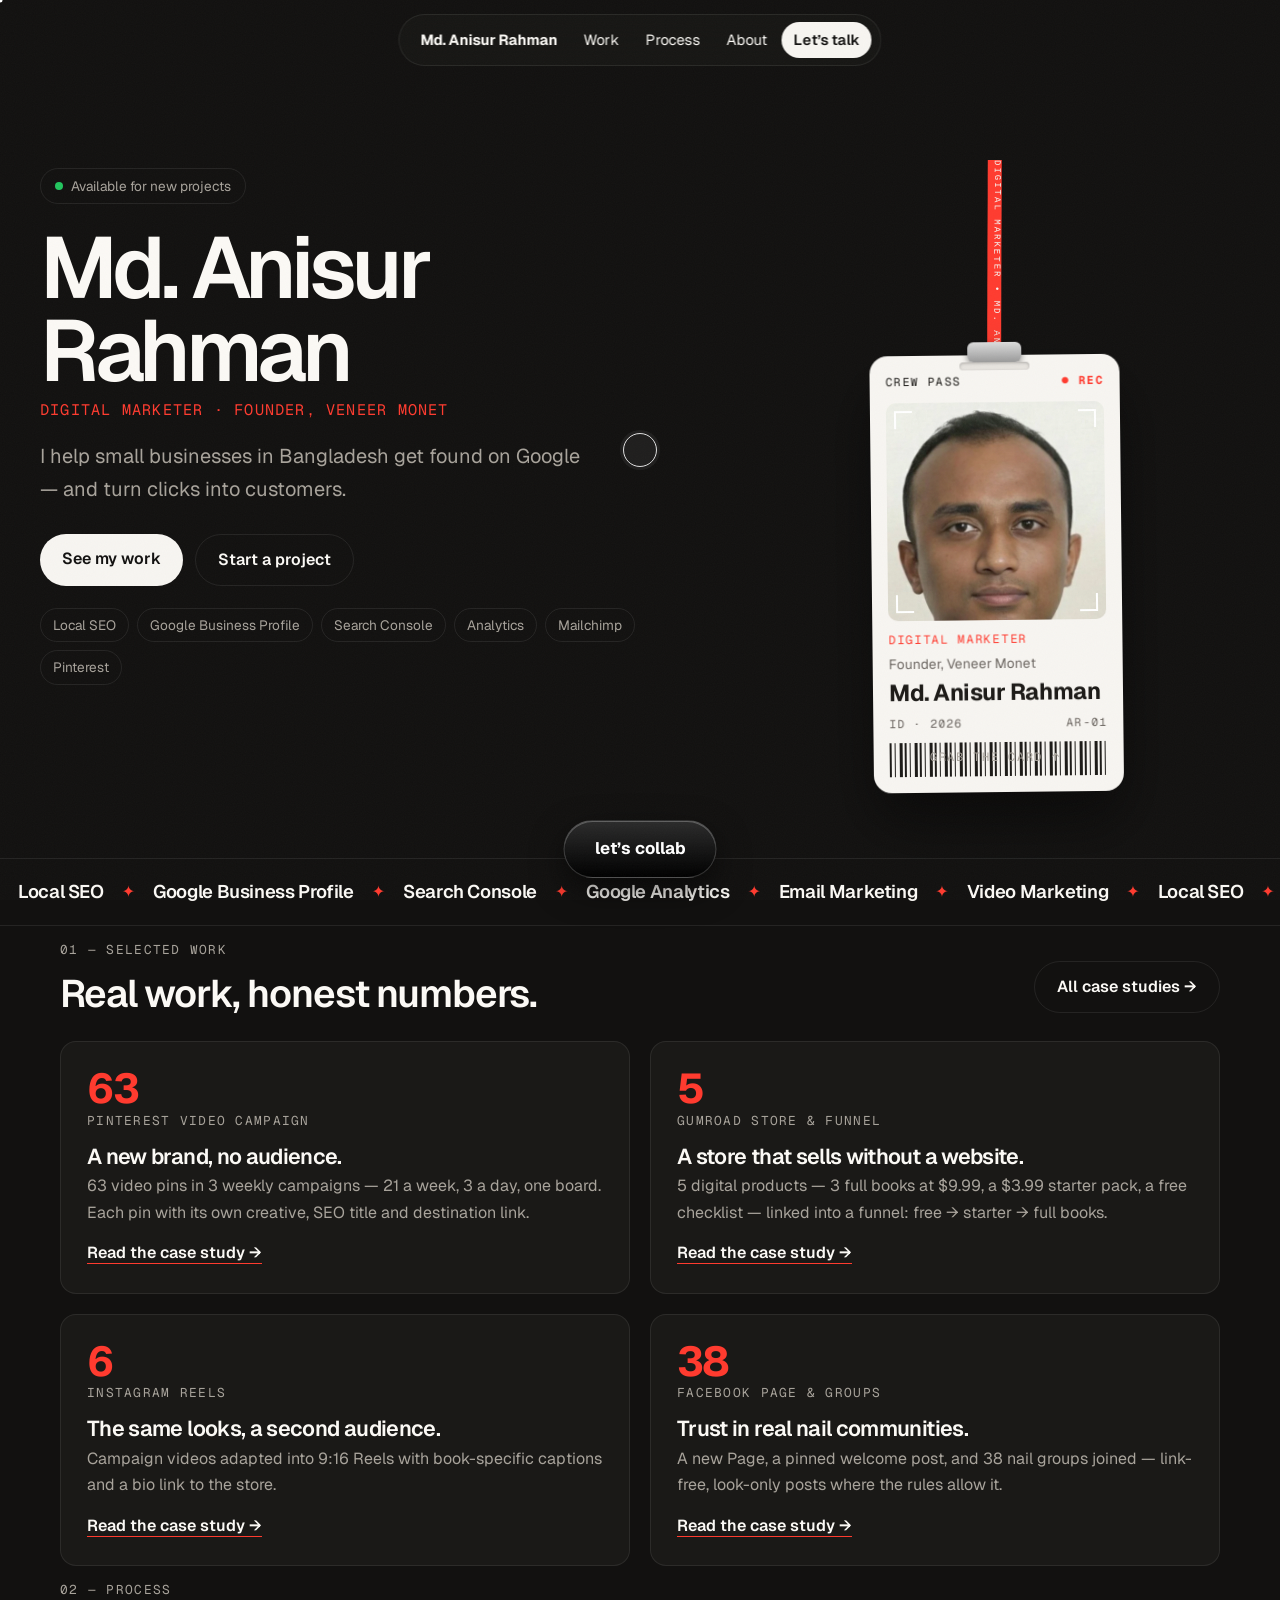
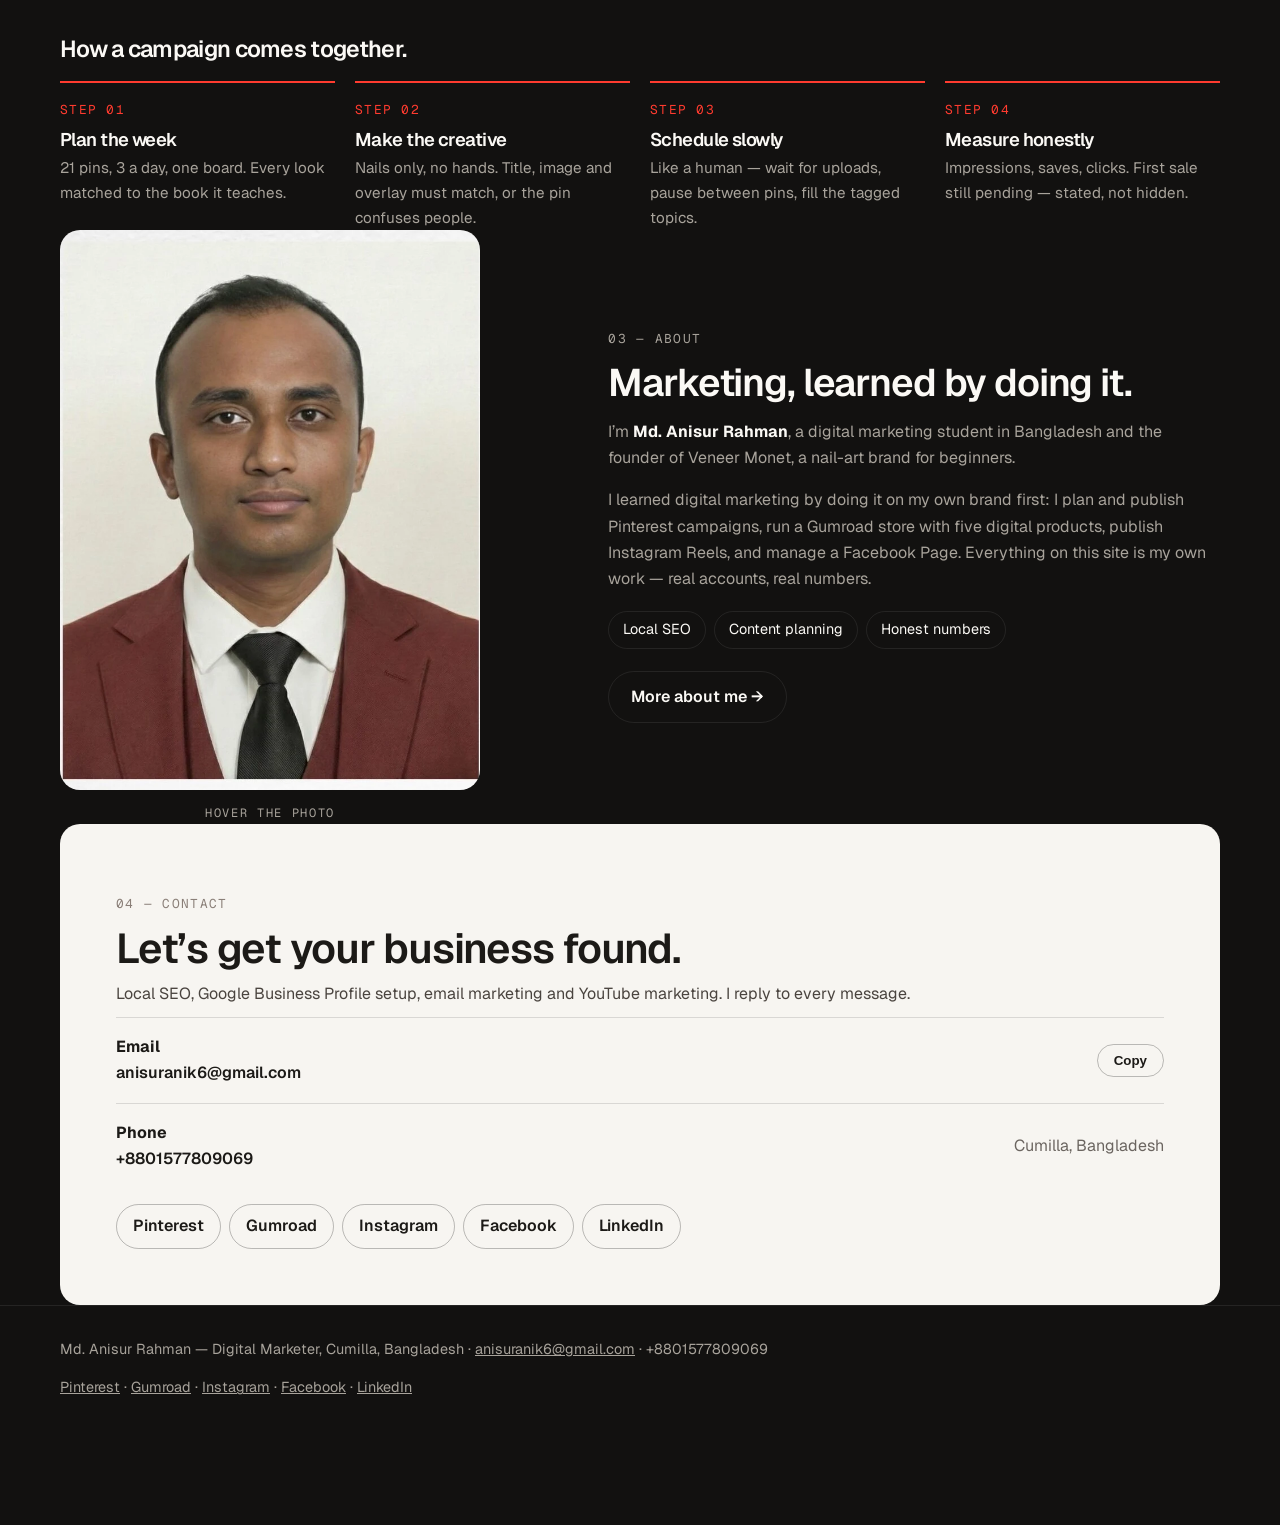
<file: index.html>
<!DOCTYPE html>
<html lang="en">
<head>
<meta charset="utf-8">
<meta name="viewport" content="width=device-width, initial-scale=1">
<title>Local SEO &amp; Digital Marketing Freelancer, Bangladesh | Md. Anisur Rahman</title>
<meta name="description" content="Digital marketer from Bangladesh. Local SEO, Google Business Profile, email marketing, YouTube marketing and Google Ads — with real work on Pinterest, Gumroad, Instagram and Facebook.">
<link rel="canonical" href="https://anisurrahman-marketing.vercel.app/index.html">
<link rel="preconnect" href="https://fonts.googleapis.com">
<link rel="preconnect" href="https://fonts.gstatic.com" crossorigin>
<link href="https://fonts.googleapis.com/css2?family=Geist:wght@400;500;600;700&family=Geist+Mono:wght@400;500;700&display=swap" rel="stylesheet">
<link rel="stylesheet" href="styles.css">
<script async src="https://www.googletagmanager.com/gtag/js?id=G-6Z69CGL8GR"></script>
<script>window.dataLayer=window.dataLayer||[];function gtag(){dataLayer.push(arguments);}gtag('js',new Date());gtag('config','G-6Z69CGL8GR');</script>
<script type="application/ld+json">
{
  "@context": "https://schema.org",
  "@type": "ProfessionalService",
  "name": "Md. Anisur Rahman",
  "description": "Digital marketing freelancer in Cumilla, Bangladesh — local SEO, Google Business Profile, Search Console and Analytics, email marketing and video marketing.",
  "telephone": "+8801577809069",
  "url": "https://anisurrahman-marketing.vercel.app",
  "address": {"@type": "PostalAddress", "addressLocality": "Cumilla", "addressCountry": "BD"},
  "areaServed": "Cumilla, Bangladesh",
  "knowsAbout": ["Local SEO", "Google Business Profile", "Google Search Console", "Google Analytics", "Email Marketing", "Video Marketing"],
  "sameAs": ["https://www.linkedin.com/in/anisurmarketer", "https://www.pinterest.com/veneermonet/", "https://veneermonet.gumroad.com/"]
}
</script>
<noscript><style>.loader{display:none}.idcard{left:50%;top:150px;margin-left:-125px}</style></noscript>
</head>
<body>
<div class="loader"><div class="tc"><b>&#9679; REC</b> <span>00:00:00:00</span></div></div>
<div class="progress"></div>
<nav class="navpill"><a class="brand-link" href="/index.html">Md. Anisur Rahman</a><a href="#work">Work</a><a href="#process">Process</a><a href="#about">About</a><a class="cta" href="#contact">Let&rsquo;s talk</a></nav>
<header class="hero wrap">
<div class="hero-text">
<span class="badge"><span class="dot"></span> Available for new projects</span>
<h1>Md. Anisur<br>Rahman</h1>
<p class="role">Digital Marketer &middot; Founder, Veneer Monet</p>
<p class="tagline">I help small businesses in Bangladesh get found on Google &mdash; and turn clicks into customers.</p>
<div class="actions"><a class="btn btn-cream" href="#work">See my work</a><a class="btn btn-ghost" href="#contact">Start a project</a></div>
<div class="tools"><span>Local SEO</span><span>Google Business Profile</span><span>Search Console</span><span>Analytics</span><span>Mailchimp</span><span>Pinterest</span></div>
</div>
<div class="idwrap">
<svg class="idstrap" aria-hidden="true"><path id="strapPath" d="M 0 0" fill="none" stroke="#ff3b2f" stroke-width="14"></path><text font-size="9" letter-spacing="2" fill="#f7f5f1" font-family="monospace"><textPath href="#strapPath" startOffset="0">DIGITAL MARKETER &#8226; MD. ANISUR RAHMAN &#8226; DIGITAL MARKETER &#8226; MD. ANISUR RAHMAN &#8226; DIGITAL MARKETER &#8226; MD. ANISUR RAHMAN &#8226; </textPath></text></svg>
<div class="idcard" id="idcard">
<div class="clip"></div><div class="slot"></div>
<div class="top"><span>CREW PASS</span><span class="rec">&#9679; REC</span></div>
<div class="photo"><img src="/assets/me-card.webp" alt="Md. Anisur Rahman"><i class="c tl"></i><i class="c tr"></i><i class="c bl"></i><i class="c br"></i></div>
<div class="job">Digital Marketer</div>
<div class="job2">Founder, Veneer Monet</div>
<div class="name">Md. Anisur Rahman</div>
<div class="meta"><span>ID &middot; 2026</span><span>AR-01</span></div>
<div class="barcode"></div>
</div>
<p class="idcap">GRAB THE CARD &uarr;</p>
</div>
</header>
<div class="strip"><div class="strip-track"><span>Local SEO</span><i>&#10022;</i><span>Google Business Profile</span><i>&#10022;</i><span>Search Console</span><i>&#10022;</i><span>Google Analytics</span><i>&#10022;</i><span>Email Marketing</span><i>&#10022;</i><span>Video Marketing</span><i>&#10022;</i><span>Local SEO</span><i>&#10022;</i><span>Google Business Profile</span><i>&#10022;</i><span>Search Console</span><i>&#10022;</i><span>Google Analytics</span><i>&#10022;</i><span>Email Marketing</span><i>&#10022;</i><span>Video Marketing</span><i>&#10022;</i></div></div>
<section id="work" class="wrap">
<div class="sec-head"><div><p class="label">01 &mdash; Selected work</p><h2>Real work, honest numbers.</h2></div><a class="btn btn-ghost" href="/my-work/index.html">All case studies &rarr;</a></div>
<div class="work-grid">
<article class="work-card"><div class="num">63</div><p class="label">Pinterest Video Campaign</p><h3>A new brand, no audience.</h3><p>63 video pins in 3 weekly campaigns &mdash; 21 a week, 3 a day, one board. Each pin with its own creative, SEO title and destination link.</p><a href="/my-work/pinterest-video-campaign.html">Read the case study &rarr;</a></article>
<article class="work-card"><div class="num">5</div><p class="label">Gumroad Store &amp; Funnel</p><h3>A store that sells without a website.</h3><p>5 digital products &mdash; 3 full books at $9.99, a $3.99 starter pack, a free checklist &mdash; linked into a funnel: free &rarr; starter &rarr; full books.</p><a href="/my-work/gumroad-store-and-funnel.html">Read the case study &rarr;</a></article>
<article class="work-card"><div class="num">6</div><p class="label">Instagram Reels</p><h3>The same looks, a second audience.</h3><p>Campaign videos adapted into 9:16 Reels with book-specific captions and a bio link to the store.</p><a href="/my-work/instagram-reels.html">Read the case study &rarr;</a></article>
<article class="work-card"><div class="num">38</div><p class="label">Facebook Page &amp; Groups</p><h3>Trust in real nail communities.</h3><p>A new Page, a pinned welcome post, and 38 nail groups joined &mdash; link-free, look-only posts where the rules allow it.</p><a href="/my-work/facebook-page-and-groups.html">Read the case study &rarr;</a></article>
</div>
</section>
<section id="process" class="wrap">
<p class="label">02 &mdash; Process</p>
<h2>How a campaign comes together.</h2>
<div class="steps">
<div class="step"><p class="n">STEP 01</p><h3>Plan the week</h3><p>21 pins, 3 a day, one board. Every look matched to the book it teaches.</p></div>
<div class="step"><p class="n">STEP 02</p><h3>Make the creative</h3><p>Nails only, no hands. Title, image and overlay must match, or the pin confuses people.</p></div>
<div class="step"><p class="n">STEP 03</p><h3>Schedule slowly</h3><p>Like a human &mdash; wait for uploads, pause between pins, fill the tagged topics.</p></div>
<div class="step"><p class="n">STEP 04</p><h3>Measure honestly</h3><p>Impressions, saves, clicks. First sale still pending &mdash; stated, not hidden.</p></div>
</div>
</section>
<section id="about" class="wrap">
<div class="about-grid">
<div><div class="reveal"><img src="/assets/me-front.webp" alt="Md. Anisur Rahman, portrait"><img class="top" src="/assets/me-mask.webp" alt=""><div class="lens-ring"></div></div><p class="reveal-cap">HOVER THE PHOTO</p></div>
<div><p class="label">03 &mdash; About</p><h2>Marketing, learned by doing it.</h2><p>I&rsquo;m <strong>Md. Anisur Rahman</strong>, a digital marketing student in Bangladesh and the founder of Veneer Monet, a nail-art brand for beginners.</p><p>I learned digital marketing by doing it on my own brand first: I plan and publish Pinterest campaigns, run a Gumroad store with five digital products, publish Instagram Reels, and manage a Facebook Page. Everything on this site is my own work &mdash; real accounts, real numbers.</p><div class="pills"><span>Local SEO</span><span>Content planning</span><span>Honest numbers</span></div><p style="margin-top:22px"><a class="btn btn-ghost" href="/about.html">More about me &rarr;</a></p></div>
</div>
</section>
<section id="contact" class="wrap">
<div class="contact-card">
<p class="label">04 &mdash; Contact</p>
<h2>Let&rsquo;s get your business found.</h2>
<p class="lede">Local SEO, Google Business Profile setup, email marketing and YouTube marketing. I reply to every message.</p>
<div class="contact-row"><div><strong>Email</strong><br><a href="mailto:anisuranik6@gmail.com">anisuranik6@gmail.com</a></div><button class="copybtn" data-email="anisuranik6@gmail.com" type="button">Copy</button></div>
<div class="contact-row"><div><strong>Phone</strong><br><a href="tel:+8801577809069">+8801577809069</a></div><span class="muted">Cumilla, Bangladesh</span></div>
<div class="socials"><a href="https://www.pinterest.com/veneermonet/">Pinterest</a><a href="https://veneermonet.gumroad.com/">Gumroad</a><a href="https://www.instagram.com/veneermonet/">Instagram</a><a href="https://www.facebook.com/veneermonet/">Facebook</a><a href="https://www.linkedin.com/in/anisurmarketer">LinkedIn</a></div>
</div>
</section>
<footer><div class="wrap"><p>Md. Anisur Rahman &mdash; Digital Marketer, Cumilla, Bangladesh &middot; <a href="mailto:anisuranik6@gmail.com">anisuranik6@gmail.com</a> &middot; +8801577809069</p><p><a href="https://www.pinterest.com/veneermonet/">Pinterest</a> &middot; <a href="https://veneermonet.gumroad.com/">Gumroad</a> &middot; <a href="https://www.instagram.com/veneermonet/">Instagram</a> &middot; <a href="https://www.facebook.com/veneermonet/">Facebook</a> &middot; <a href="https://www.linkedin.com/in/anisurmarketer">LinkedIn</a></p></div></footer>
<div class="cur-dot" aria-hidden="true"></div><div class="cur-ring" aria-hidden="true"></div><div class="cur-halo" aria-hidden="true"></div>
<a class="goo" href="#contact">let&rsquo;s collab</a>
<script src="script.js" defer></script>
</body>
</html>
</file>
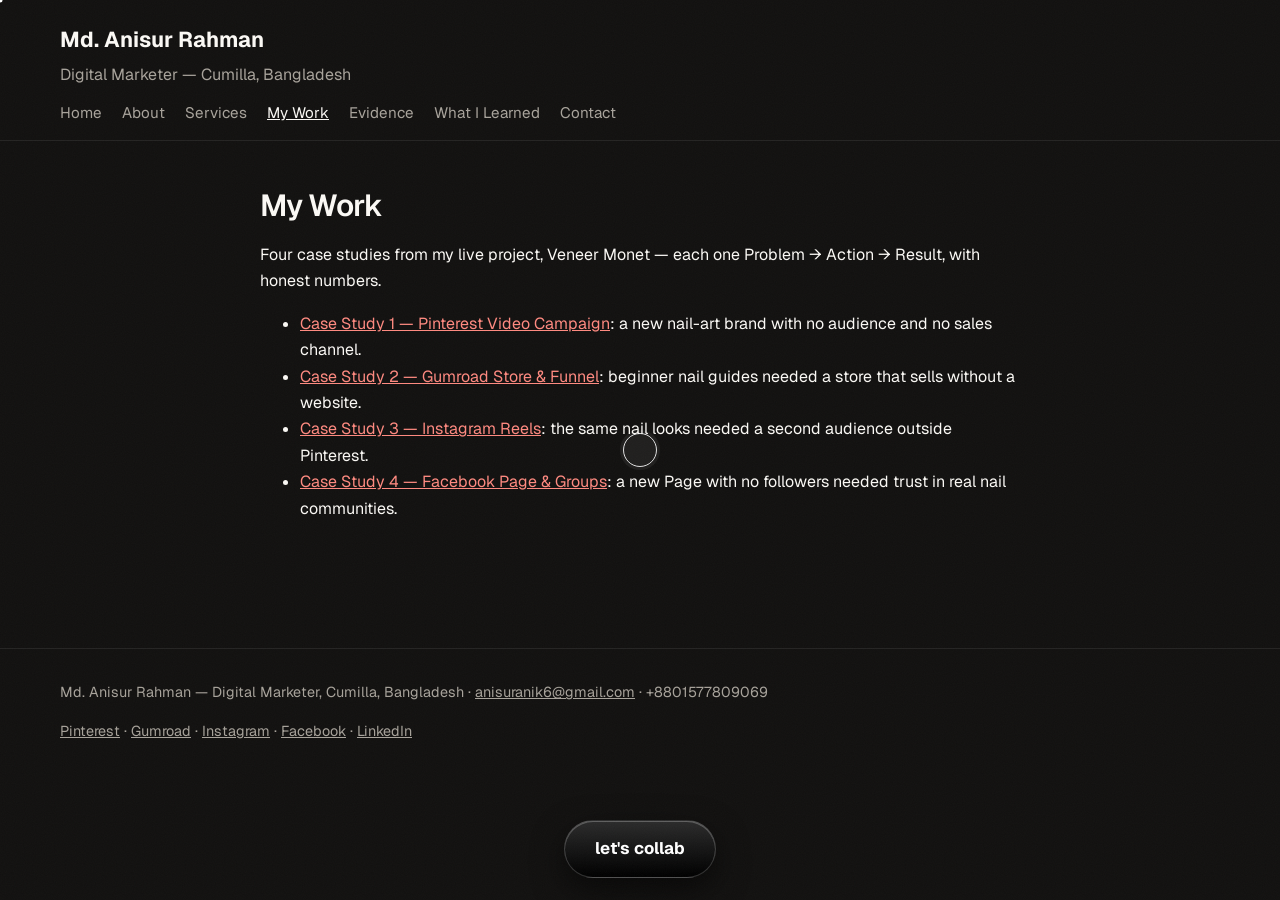
<file: my-work/index.html>
<!DOCTYPE html>
<html lang="en">
<head>
<meta charset="utf-8">
<meta name="viewport" content="width=device-width, initial-scale=1">
<title>My Work | Md. Anisur Rahman</title>
<meta name="description" content="Digital marketer from Bangladesh. Local SEO, Google Business Profile, email marketing, YouTube marketing and Google Ads — with real work on Pinterest, Gumroad, Instagram and Facebook.">
<link rel="canonical" href="https://anisurrahman-marketing.vercel.app/my-work/index.html">
<link rel="preconnect" href="https://fonts.googleapis.com">
<link rel="preconnect" href="https://fonts.gstatic.com" crossorigin>
<link href="https://fonts.googleapis.com/css2?family=Geist:wght@400;500;600;700&family=Geist+Mono:wght@400;500;700&display=swap" rel="stylesheet">
<link rel="stylesheet" href="../styles.css">
<script async src="https://www.googletagmanager.com/gtag/js?id=G-6Z69CGL8GR"></script>
<script>window.dataLayer=window.dataLayer||[];function gtag(){dataLayer.push(arguments);}gtag('js',new Date());gtag('config','G-6Z69CGL8GR');</script>
</head>
<body class="std">
<header><div class="wrap"><a class="brand" href="/index.html">Md. Anisur Rahman</a><p class="tag">Digital Marketer — Cumilla, Bangladesh</p><nav><a href="/index.html">Home</a> <a href="/about.html">About</a> <a href="/services.html">Services</a> <a href="/my-work/index.html" class="active">My Work</a> <a href="/evidence.html">Evidence</a> <a href="/what-i-learned.html">What I Learned</a> <a href="/contact.html">Contact</a></nav></div></header>
<main class="wrap narrow">

<h1>My Work</h1>
<p>Four case studies from my live project, Veneer Monet — each one Problem → Action → Result, with honest numbers.</p>
<ul>
<li><a href="/my-work/pinterest-video-campaign.html">Case Study 1 — Pinterest Video Campaign</a>: a new nail-art brand with no audience and no sales channel.</li>
<li><a href="/my-work/gumroad-store-and-funnel.html">Case Study 2 — Gumroad Store &amp; Funnel</a>: beginner nail guides needed a store that sells without a website.</li>
<li><a href="/my-work/instagram-reels.html">Case Study 3 — Instagram Reels</a>: the same nail looks needed a second audience outside Pinterest.</li>
<li><a href="/my-work/facebook-page-and-groups.html">Case Study 4 — Facebook Page &amp; Groups</a>: a new Page with no followers needed trust in real nail communities.</li>
</ul>

</main>
<footer><div class="wrap"><p>Md. Anisur Rahman — Digital Marketer, Cumilla, Bangladesh · <a href="mailto:anisuranik6@gmail.com">anisuranik6@gmail.com</a> · +8801577809069</p><p><a href="https://www.pinterest.com/veneermonet/">Pinterest</a> · <a href="https://veneermonet.gumroad.com/">Gumroad</a> · <a href="https://www.instagram.com/veneermonet/">Instagram</a> · <a href="https://www.facebook.com/veneermonet/">Facebook</a> · <a href="https://www.linkedin.com/in/anisurmarketer">LinkedIn</a></p></div></footer>
<div class="cur-dot" aria-hidden="true"></div><div class="cur-ring" aria-hidden="true"></div><div class="cur-halo" aria-hidden="true"></div>
<a class="goo" href="/contact.html">let's collab</a>
<script src="../script.js" defer></script>
</body>
</html>
</file>
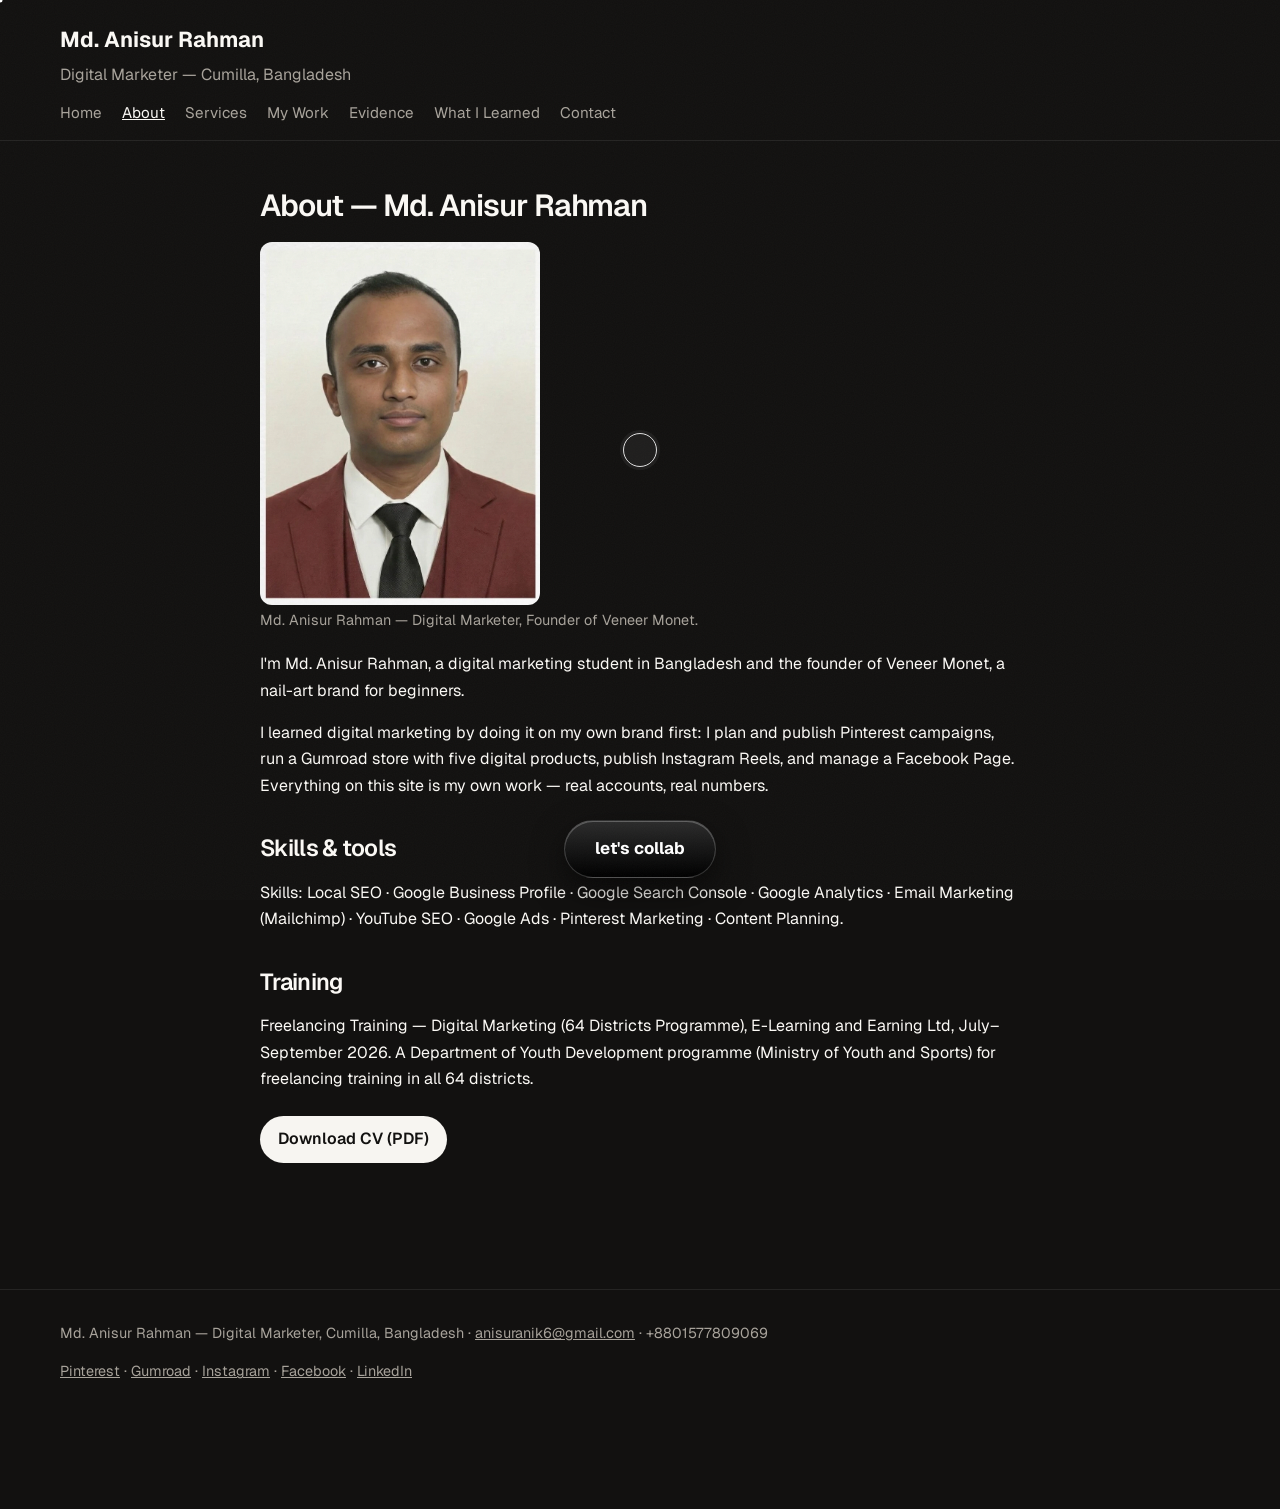
<file: about.html>
<!DOCTYPE html>
<html lang="en">
<head>
<meta charset="utf-8">
<meta name="viewport" content="width=device-width, initial-scale=1">
<title>About | Md. Anisur Rahman</title>
<meta name="description" content="Digital marketer from Bangladesh. Local SEO, Google Business Profile, email marketing, YouTube marketing and Google Ads — with real work on Pinterest, Gumroad, Instagram and Facebook.">
<link rel="canonical" href="https://anisurrahman-marketing.vercel.app/about.html">
<link rel="preconnect" href="https://fonts.googleapis.com">
<link rel="preconnect" href="https://fonts.gstatic.com" crossorigin>
<link href="https://fonts.googleapis.com/css2?family=Geist:wght@400;500;600;700&family=Geist+Mono:wght@400;500;700&display=swap" rel="stylesheet">
<link rel="stylesheet" href="styles.css">
<script async src="https://www.googletagmanager.com/gtag/js?id=G-6Z69CGL8GR"></script>
<script>window.dataLayer=window.dataLayer||[];function gtag(){dataLayer.push(arguments);}gtag('js',new Date());gtag('config','G-6Z69CGL8GR');</script>
</head>
<body class="std">
<header><div class="wrap"><a class="brand" href="/index.html">Md. Anisur Rahman</a><p class="tag">Digital Marketer — Cumilla, Bangladesh</p><nav><a href="/index.html">Home</a> <a href="/about.html" class="active">About</a> <a href="/services.html">Services</a> <a href="/my-work/index.html">My Work</a> <a href="/evidence.html">Evidence</a> <a href="/what-i-learned.html">What I Learned</a> <a href="/contact.html">Contact</a></nav></div></header>
<main class="wrap narrow">

<h1>About — Md. Anisur Rahman</h1>
<img class="about-photo" src="/assets/me-front.webp" alt="Md. Anisur Rahman in a maroon suit">
<p class="about-photo-cap">Md. Anisur Rahman — Digital Marketer, Founder of Veneer Monet.</p>
<p>I'm Md. Anisur Rahman, a digital marketing student in Bangladesh and the founder of Veneer Monet, a nail-art brand for beginners.</p>
<p>I learned digital marketing by doing it on my own brand first: I plan and publish Pinterest campaigns, run a Gumroad store with five digital products, publish Instagram Reels, and manage a Facebook Page. Everything on this site is my own work — real accounts, real numbers.</p>
<h2>Skills &amp; tools</h2>
<p>Skills: Local SEO · Google Business Profile · Google Search Console · Google Analytics · Email Marketing (Mailchimp) · YouTube SEO · Google Ads · Pinterest Marketing · Content Planning.</p>
<h2>Training</h2>
<p>Freelancing Training — Digital Marketing (64 Districts Programme), E-Learning and Earning Ltd, July–September 2026. A Department of Youth Development programme (Ministry of Youth and Sports) for freelancing training in all 64 districts.</p>
<p><a class="button" href="https://drive.google.com/file/d/1XP0N8HguOGE4a4vWPSFzMBL2yZEAsR4X/view">Download CV (PDF)</a></p>

</main>
<footer><div class="wrap"><p>Md. Anisur Rahman — Digital Marketer, Cumilla, Bangladesh · <a href="mailto:anisuranik6@gmail.com">anisuranik6@gmail.com</a> · +8801577809069</p><p><a href="https://www.pinterest.com/veneermonet/">Pinterest</a> · <a href="https://veneermonet.gumroad.com/">Gumroad</a> · <a href="https://www.instagram.com/veneermonet/">Instagram</a> · <a href="https://www.facebook.com/veneermonet/">Facebook</a> · <a href="https://www.linkedin.com/in/anisurmarketer">LinkedIn</a></p></div></footer>
<div class="cur-dot" aria-hidden="true"></div><div class="cur-ring" aria-hidden="true"></div><div class="cur-halo" aria-hidden="true"></div>
<a class="goo" href="/contact.html">let's collab</a>
<script src="script.js" defer></script>
</body>
</html>
</file>
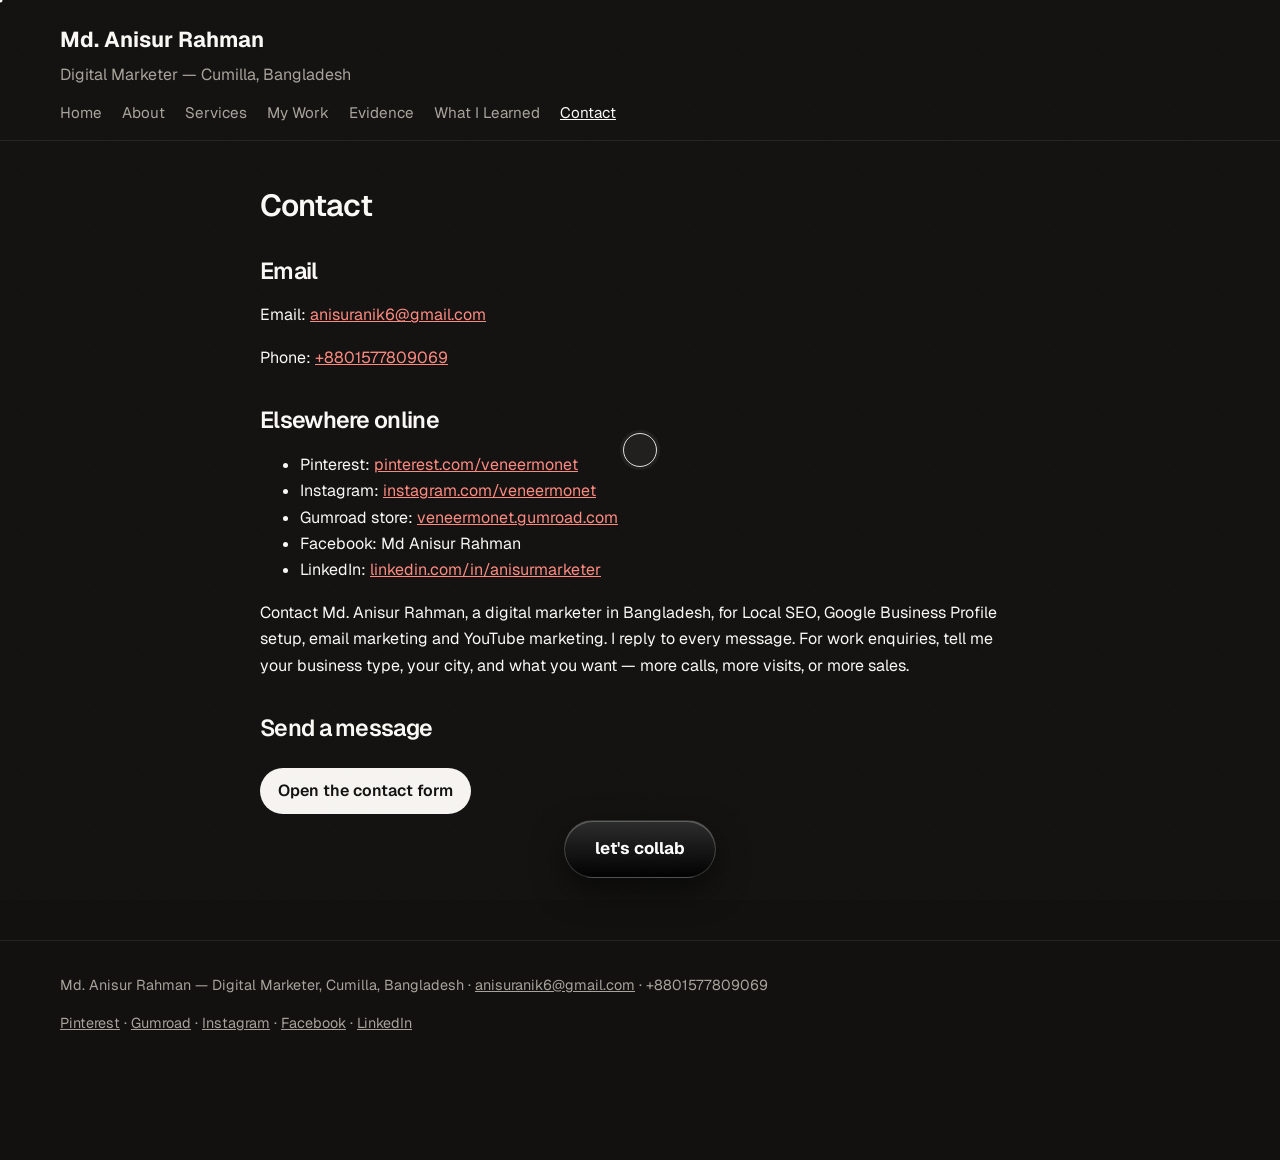
<file: contact.html>
<!DOCTYPE html>
<html lang="en">
<head>
<meta charset="utf-8">
<meta name="viewport" content="width=device-width, initial-scale=1">
<title>Contact | Md. Anisur Rahman</title>
<meta name="description" content="Digital marketer from Bangladesh. Local SEO, Google Business Profile, email marketing, YouTube marketing and Google Ads — with real work on Pinterest, Gumroad, Instagram and Facebook.">
<link rel="canonical" href="https://anisurrahman-marketing.vercel.app/contact.html">
<link rel="preconnect" href="https://fonts.googleapis.com">
<link rel="preconnect" href="https://fonts.gstatic.com" crossorigin>
<link href="https://fonts.googleapis.com/css2?family=Geist:wght@400;500;600;700&family=Geist+Mono:wght@400;500;700&display=swap" rel="stylesheet">
<link rel="stylesheet" href="styles.css">
<script async src="https://www.googletagmanager.com/gtag/js?id=G-6Z69CGL8GR"></script>
<script>window.dataLayer=window.dataLayer||[];function gtag(){dataLayer.push(arguments);}gtag('js',new Date());gtag('config','G-6Z69CGL8GR');</script>
</head>
<body class="std">
<header><div class="wrap"><a class="brand" href="/index.html">Md. Anisur Rahman</a><p class="tag">Digital Marketer — Cumilla, Bangladesh</p><nav><a href="/index.html">Home</a> <a href="/about.html">About</a> <a href="/services.html">Services</a> <a href="/my-work/index.html">My Work</a> <a href="/evidence.html">Evidence</a> <a href="/what-i-learned.html">What I Learned</a> <a href="/contact.html" class="active">Contact</a></nav></div></header>
<main class="wrap narrow">

<h1>Contact</h1>
<h2>Email</h2>
<p>Email: <a href="mailto:anisuranik6@gmail.com">anisuranik6@gmail.com</a></p>
<p>Phone: <a href="tel:+8801577809069">+8801577809069</a></p>
<h2>Elsewhere online</h2>
<ul>
<li>Pinterest: <a href="https://www.pinterest.com/veneermonet/">pinterest.com/veneermonet</a></li>
<li>Instagram: <a href="https://www.instagram.com/veneermonet/">instagram.com/veneermonet</a></li>
<li>Gumroad store: <a href="https://veneermonet.gumroad.com/">veneermonet.gumroad.com</a></li>
<li>Facebook: Md Anisur Rahman</li>
<li>LinkedIn: <a href="https://www.linkedin.com/in/anisurmarketer">linkedin.com/in/anisurmarketer</a></li>
</ul>
<p>Contact Md. Anisur Rahman, a digital marketer in Bangladesh, for Local SEO, Google Business Profile setup, email marketing and YouTube marketing. I reply to every message. For work enquiries, tell me your business type, your city, and what you want — more calls, more visits, or more sales.</p>
<h2>Send a message</h2>
<p><a class="button" href="https://docs.google.com/forms/d/e/1FAIpQLSdoa5DA7G7di8MTTwgbKLN9BCHksnGnCCdA-rZlcy7wonENxg/viewform">Open the contact form</a></p>

</main>
<footer><div class="wrap"><p>Md. Anisur Rahman — Digital Marketer, Cumilla, Bangladesh · <a href="mailto:anisuranik6@gmail.com">anisuranik6@gmail.com</a> · +8801577809069</p><p><a href="https://www.pinterest.com/veneermonet/">Pinterest</a> · <a href="https://veneermonet.gumroad.com/">Gumroad</a> · <a href="https://www.instagram.com/veneermonet/">Instagram</a> · <a href="https://www.facebook.com/veneermonet/">Facebook</a> · <a href="https://www.linkedin.com/in/anisurmarketer">LinkedIn</a></p></div></footer>
<div class="cur-dot" aria-hidden="true"></div><div class="cur-ring" aria-hidden="true"></div><div class="cur-halo" aria-hidden="true"></div>
<a class="goo" href="/contact.html">let's collab</a>
<script src="script.js" defer></script>
</body>
</html>
</file>
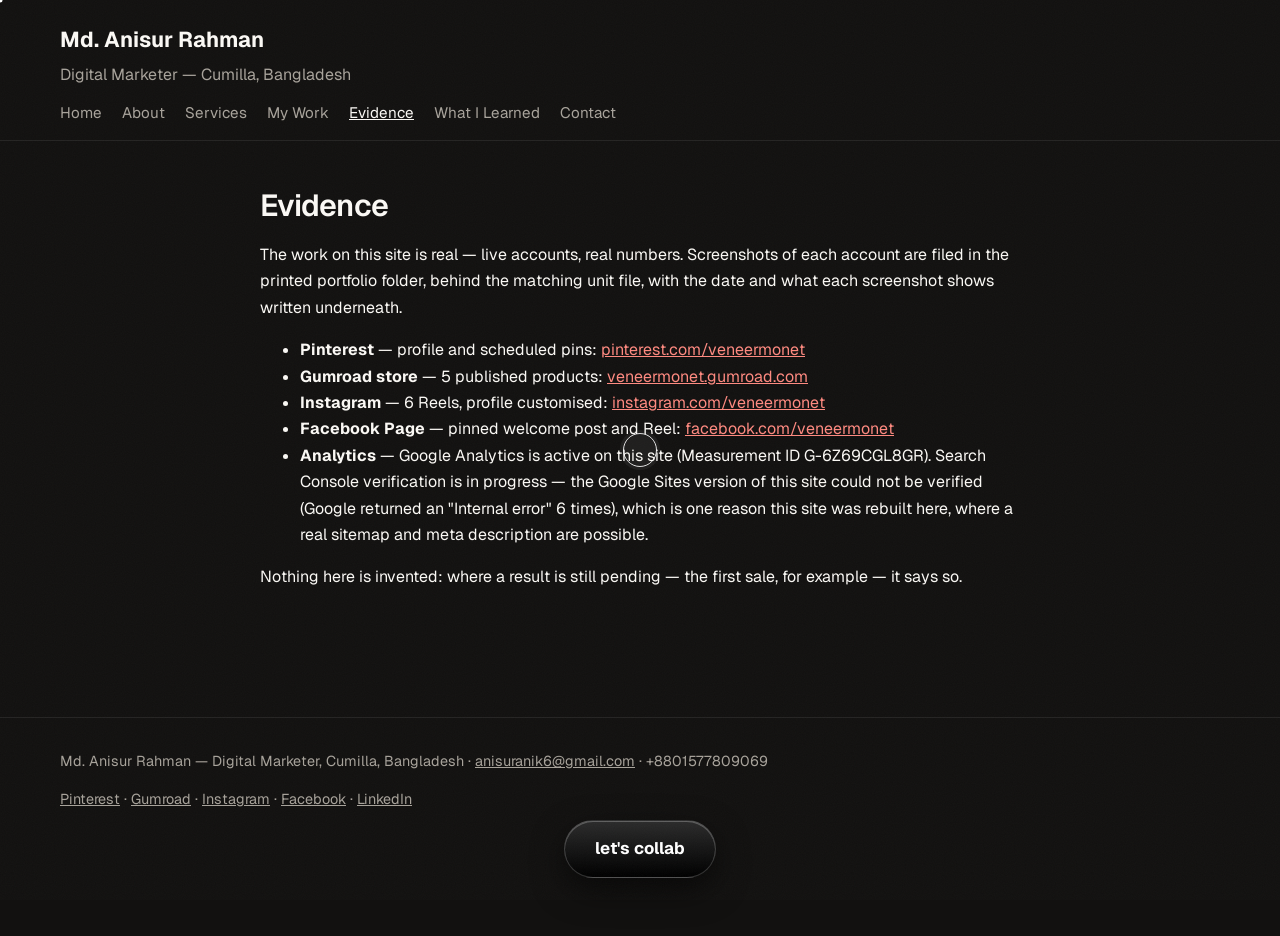
<file: evidence.html>
<!DOCTYPE html>
<html lang="en">
<head>
<meta charset="utf-8">
<meta name="viewport" content="width=device-width, initial-scale=1">
<title>Evidence | Md. Anisur Rahman</title>
<meta name="description" content="Digital marketer from Bangladesh. Local SEO, Google Business Profile, email marketing, YouTube marketing and Google Ads — with real work on Pinterest, Gumroad, Instagram and Facebook.">
<link rel="canonical" href="https://anisurrahman-marketing.vercel.app/evidence.html">
<link rel="preconnect" href="https://fonts.googleapis.com">
<link rel="preconnect" href="https://fonts.gstatic.com" crossorigin>
<link href="https://fonts.googleapis.com/css2?family=Geist:wght@400;500;600;700&family=Geist+Mono:wght@400;500;700&display=swap" rel="stylesheet">
<link rel="stylesheet" href="styles.css">
<script async src="https://www.googletagmanager.com/gtag/js?id=G-6Z69CGL8GR"></script>
<script>window.dataLayer=window.dataLayer||[];function gtag(){dataLayer.push(arguments);}gtag('js',new Date());gtag('config','G-6Z69CGL8GR');</script>
</head>
<body class="std">
<header><div class="wrap"><a class="brand" href="/index.html">Md. Anisur Rahman</a><p class="tag">Digital Marketer — Cumilla, Bangladesh</p><nav><a href="/index.html">Home</a> <a href="/about.html">About</a> <a href="/services.html">Services</a> <a href="/my-work/index.html">My Work</a> <a href="/evidence.html" class="active">Evidence</a> <a href="/what-i-learned.html">What I Learned</a> <a href="/contact.html">Contact</a></nav></div></header>
<main class="wrap narrow">

<h1>Evidence</h1>
<p>The work on this site is real — live accounts, real numbers. Screenshots of each account are filed in the printed portfolio folder, behind the matching unit file, with the date and what each screenshot shows written underneath.</p>
<ul>
<li><strong>Pinterest</strong> — profile and scheduled pins: <a href="https://www.pinterest.com/veneermonet/">pinterest.com/veneermonet</a></li>
<li><strong>Gumroad store</strong> — 5 published products: <a href="https://veneermonet.gumroad.com/">veneermonet.gumroad.com</a></li>
<li><strong>Instagram</strong> — 6 Reels, profile customised: <a href="https://www.instagram.com/veneermonet/">instagram.com/veneermonet</a></li>
<li><strong>Facebook Page</strong> — pinned welcome post and Reel: <a href="https://www.facebook.com/veneermonet/">facebook.com/veneermonet</a></li>
<li><strong>Analytics</strong> — Google Analytics is active on this site (Measurement ID G-6Z69CGL8GR). Search Console verification is in progress — the Google Sites version of this site could not be verified (Google returned an "Internal error" 6 times), which is one reason this site was rebuilt here, where a real sitemap and meta description are possible.</li>
</ul>
<p>Nothing here is invented: where a result is still pending — the first sale, for example — it says so.</p>

</main>
<footer><div class="wrap"><p>Md. Anisur Rahman — Digital Marketer, Cumilla, Bangladesh · <a href="mailto:anisuranik6@gmail.com">anisuranik6@gmail.com</a> · +8801577809069</p><p><a href="https://www.pinterest.com/veneermonet/">Pinterest</a> · <a href="https://veneermonet.gumroad.com/">Gumroad</a> · <a href="https://www.instagram.com/veneermonet/">Instagram</a> · <a href="https://www.facebook.com/veneermonet/">Facebook</a> · <a href="https://www.linkedin.com/in/anisurmarketer">LinkedIn</a></p></div></footer>
<div class="cur-dot" aria-hidden="true"></div><div class="cur-ring" aria-hidden="true"></div><div class="cur-halo" aria-hidden="true"></div>
<a class="goo" href="/contact.html">let's collab</a>
<script src="script.js" defer></script>
</body>
</html>
</file>
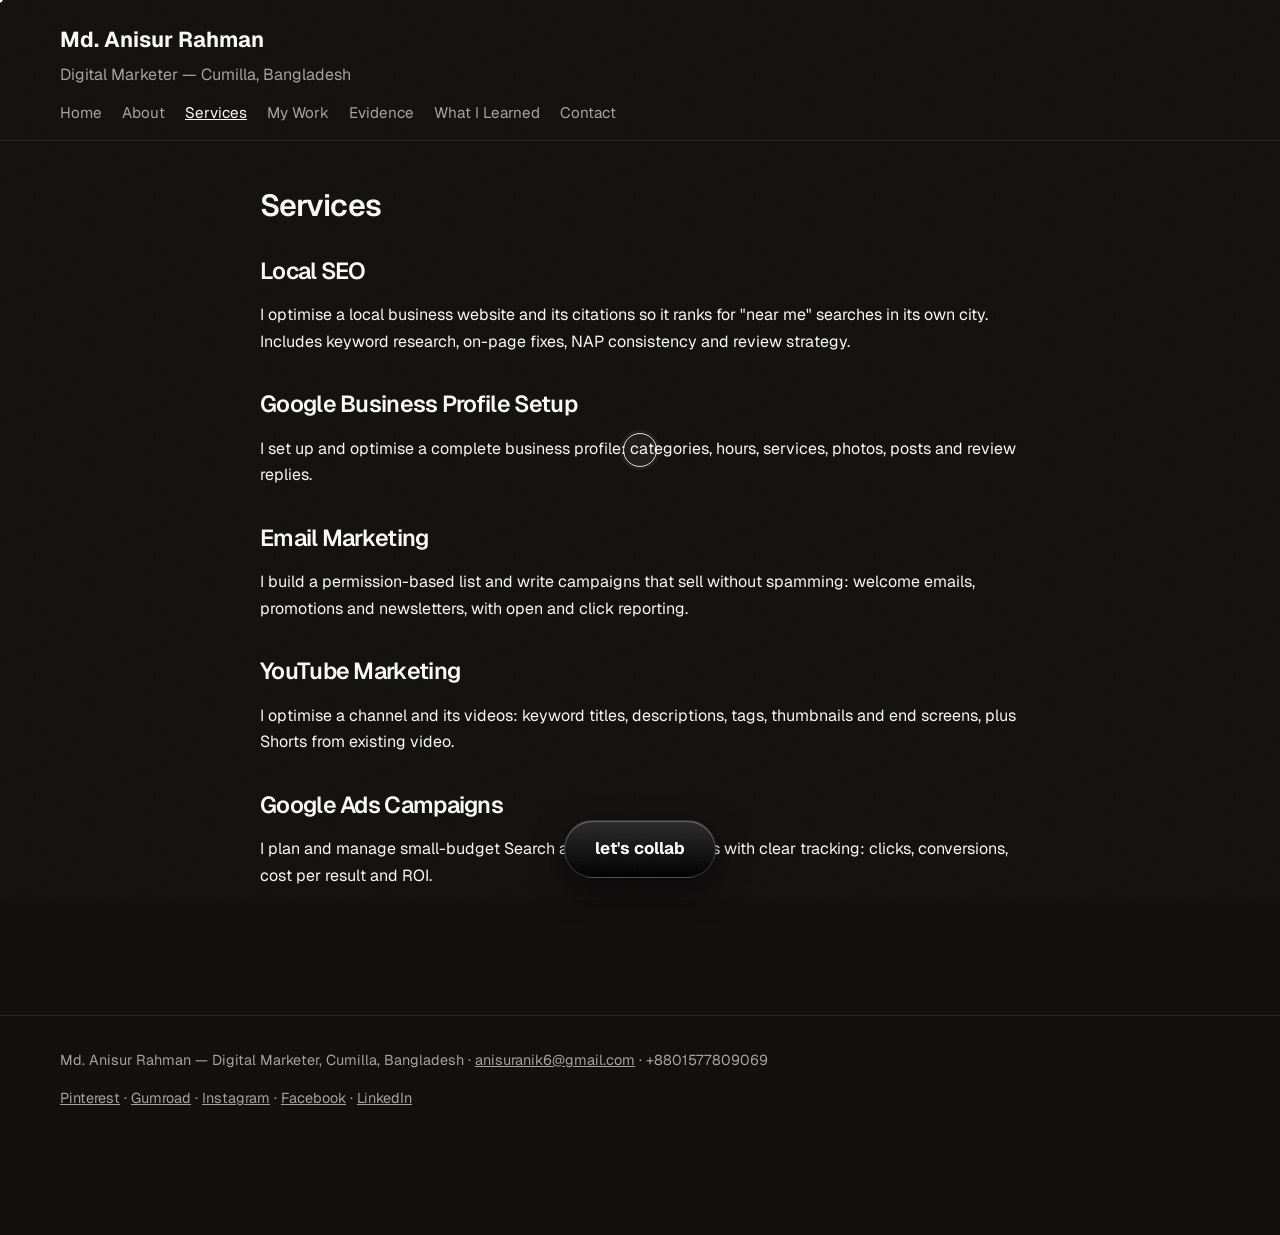
<file: services.html>
<!DOCTYPE html>
<html lang="en">
<head>
<meta charset="utf-8">
<meta name="viewport" content="width=device-width, initial-scale=1">
<title>Services | Md. Anisur Rahman</title>
<meta name="description" content="Digital marketer from Bangladesh. Local SEO, Google Business Profile, email marketing, YouTube marketing and Google Ads — with real work on Pinterest, Gumroad, Instagram and Facebook.">
<link rel="canonical" href="https://anisurrahman-marketing.vercel.app/services.html">
<link rel="preconnect" href="https://fonts.googleapis.com">
<link rel="preconnect" href="https://fonts.gstatic.com" crossorigin>
<link href="https://fonts.googleapis.com/css2?family=Geist:wght@400;500;600;700&family=Geist+Mono:wght@400;500;700&display=swap" rel="stylesheet">
<link rel="stylesheet" href="styles.css">
<script async src="https://www.googletagmanager.com/gtag/js?id=G-6Z69CGL8GR"></script>
<script>window.dataLayer=window.dataLayer||[];function gtag(){dataLayer.push(arguments);}gtag('js',new Date());gtag('config','G-6Z69CGL8GR');</script>
</head>
<body class="std">
<header><div class="wrap"><a class="brand" href="/index.html">Md. Anisur Rahman</a><p class="tag">Digital Marketer — Cumilla, Bangladesh</p><nav><a href="/index.html">Home</a> <a href="/about.html">About</a> <a href="/services.html" class="active">Services</a> <a href="/my-work/index.html">My Work</a> <a href="/evidence.html">Evidence</a> <a href="/what-i-learned.html">What I Learned</a> <a href="/contact.html">Contact</a></nav></div></header>
<main class="wrap narrow">

<h1>Services</h1>
<h2>Local SEO</h2>
<p>I optimise a local business website and its citations so it ranks for "near me" searches in its own city. Includes keyword research, on-page fixes, NAP consistency and review strategy.</p>
<h2>Google Business Profile Setup</h2>
<p>I set up and optimise a complete business profile: categories, hours, services, photos, posts and review replies.</p>
<h2>Email Marketing</h2>
<p>I build a permission-based list and write campaigns that sell without spamming: welcome emails, promotions and newsletters, with open and click reporting.</p>
<h2>YouTube Marketing</h2>
<p>I optimise a channel and its videos: keyword titles, descriptions, tags, thumbnails and end screens, plus Shorts from existing video.</p>
<h2>Google Ads Campaigns</h2>
<p>I plan and manage small-budget Search and social campaigns with clear tracking: clicks, conversions, cost per result and ROI.</p>

</main>
<footer><div class="wrap"><p>Md. Anisur Rahman — Digital Marketer, Cumilla, Bangladesh · <a href="mailto:anisuranik6@gmail.com">anisuranik6@gmail.com</a> · +8801577809069</p><p><a href="https://www.pinterest.com/veneermonet/">Pinterest</a> · <a href="https://veneermonet.gumroad.com/">Gumroad</a> · <a href="https://www.instagram.com/veneermonet/">Instagram</a> · <a href="https://www.facebook.com/veneermonet/">Facebook</a> · <a href="https://www.linkedin.com/in/anisurmarketer">LinkedIn</a></p></div></footer>
<div class="cur-dot" aria-hidden="true"></div><div class="cur-ring" aria-hidden="true"></div><div class="cur-halo" aria-hidden="true"></div>
<a class="goo" href="/contact.html">let's collab</a>
<script src="script.js" defer></script>
</body>
</html>
</file>
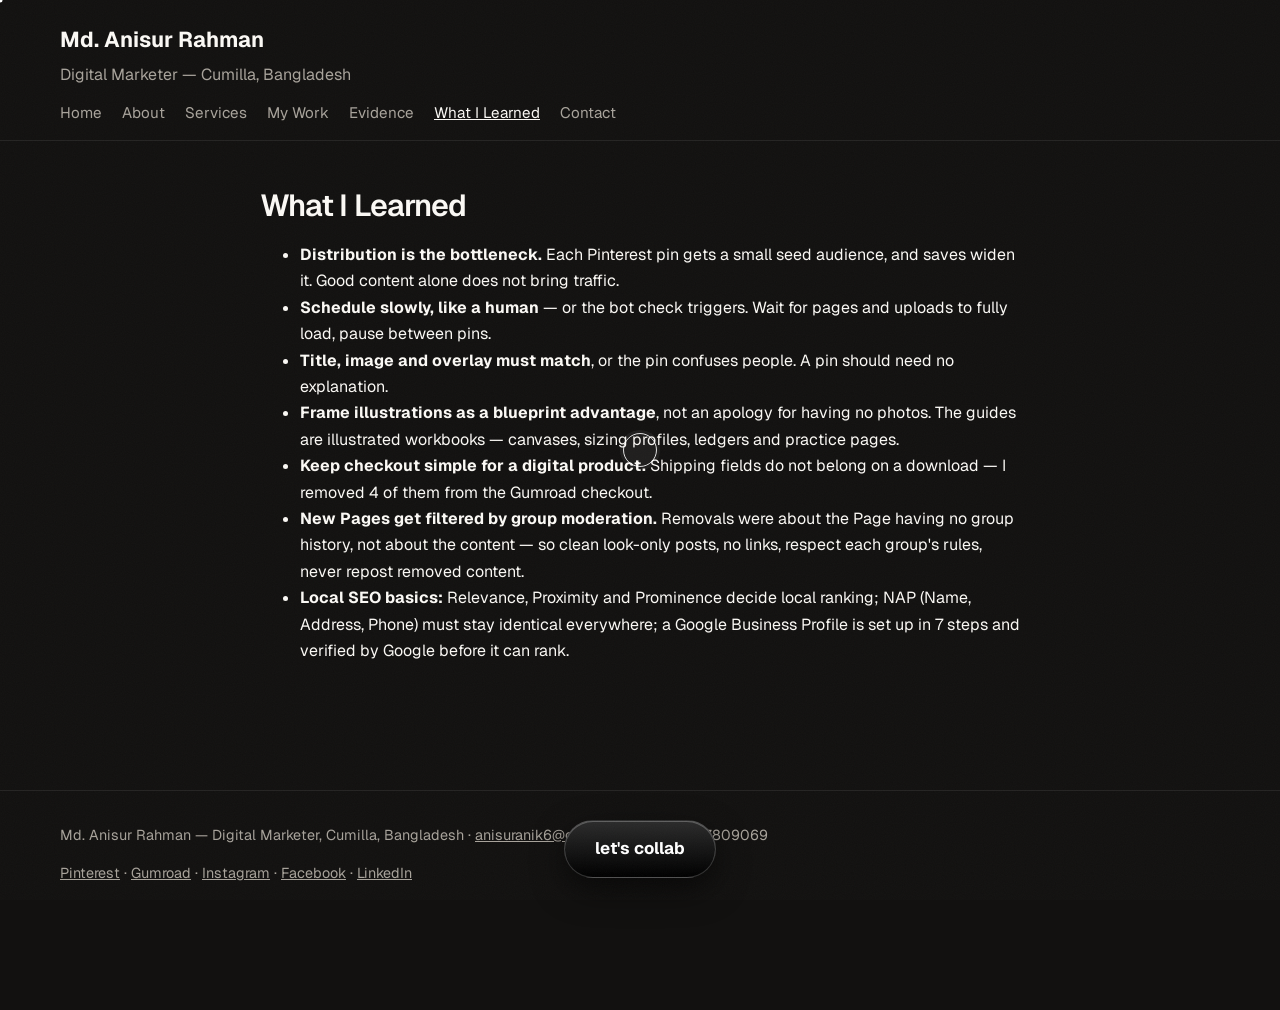
<file: what-i-learned.html>
<!DOCTYPE html>
<html lang="en">
<head>
<meta charset="utf-8">
<meta name="viewport" content="width=device-width, initial-scale=1">
<title>What I Learned | Md. Anisur Rahman</title>
<meta name="description" content="Digital marketer from Bangladesh. Local SEO, Google Business Profile, email marketing, YouTube marketing and Google Ads — with real work on Pinterest, Gumroad, Instagram and Facebook.">
<link rel="canonical" href="https://anisurrahman-marketing.vercel.app/what-i-learned.html">
<link rel="preconnect" href="https://fonts.googleapis.com">
<link rel="preconnect" href="https://fonts.gstatic.com" crossorigin>
<link href="https://fonts.googleapis.com/css2?family=Geist:wght@400;500;600;700&family=Geist+Mono:wght@400;500;700&display=swap" rel="stylesheet">
<link rel="stylesheet" href="styles.css">
<script async src="https://www.googletagmanager.com/gtag/js?id=G-6Z69CGL8GR"></script>
<script>window.dataLayer=window.dataLayer||[];function gtag(){dataLayer.push(arguments);}gtag('js',new Date());gtag('config','G-6Z69CGL8GR');</script>
</head>
<body class="std">
<header><div class="wrap"><a class="brand" href="/index.html">Md. Anisur Rahman</a><p class="tag">Digital Marketer — Cumilla, Bangladesh</p><nav><a href="/index.html">Home</a> <a href="/about.html">About</a> <a href="/services.html">Services</a> <a href="/my-work/index.html">My Work</a> <a href="/evidence.html">Evidence</a> <a href="/what-i-learned.html" class="active">What I Learned</a> <a href="/contact.html">Contact</a></nav></div></header>
<main class="wrap narrow">

<h1>What I Learned</h1>
<ul>
<li><strong>Distribution is the bottleneck.</strong> Each Pinterest pin gets a small seed audience, and saves widen it. Good content alone does not bring traffic.</li>
<li><strong>Schedule slowly, like a human</strong> — or the bot check triggers. Wait for pages and uploads to fully load, pause between pins.</li>
<li><strong>Title, image and overlay must match</strong>, or the pin confuses people. A pin should need no explanation.</li>
<li><strong>Frame illustrations as a blueprint advantage</strong>, not an apology for having no photos. The guides are illustrated workbooks — canvases, sizing profiles, ledgers and practice pages.</li>
<li><strong>Keep checkout simple for a digital product.</strong> Shipping fields do not belong on a download — I removed 4 of them from the Gumroad checkout.</li>
<li><strong>New Pages get filtered by group moderation.</strong> Removals were about the Page having no group history, not about the content — so clean look-only posts, no links, respect each group's rules, never repost removed content.</li>
<li><strong>Local SEO basics:</strong> Relevance, Proximity and Prominence decide local ranking; NAP (Name, Address, Phone) must stay identical everywhere; a Google Business Profile is set up in 7 steps and verified by Google before it can rank.</li>
</ul>

</main>
<footer><div class="wrap"><p>Md. Anisur Rahman — Digital Marketer, Cumilla, Bangladesh · <a href="mailto:anisuranik6@gmail.com">anisuranik6@gmail.com</a> · +8801577809069</p><p><a href="https://www.pinterest.com/veneermonet/">Pinterest</a> · <a href="https://veneermonet.gumroad.com/">Gumroad</a> · <a href="https://www.instagram.com/veneermonet/">Instagram</a> · <a href="https://www.facebook.com/veneermonet/">Facebook</a> · <a href="https://www.linkedin.com/in/anisurmarketer">LinkedIn</a></p></div></footer>
<div class="cur-dot" aria-hidden="true"></div><div class="cur-ring" aria-hidden="true"></div><div class="cur-halo" aria-hidden="true"></div>
<a class="goo" href="/contact.html">let's collab</a>
<script src="script.js" defer></script>
</body>
</html>
</file>
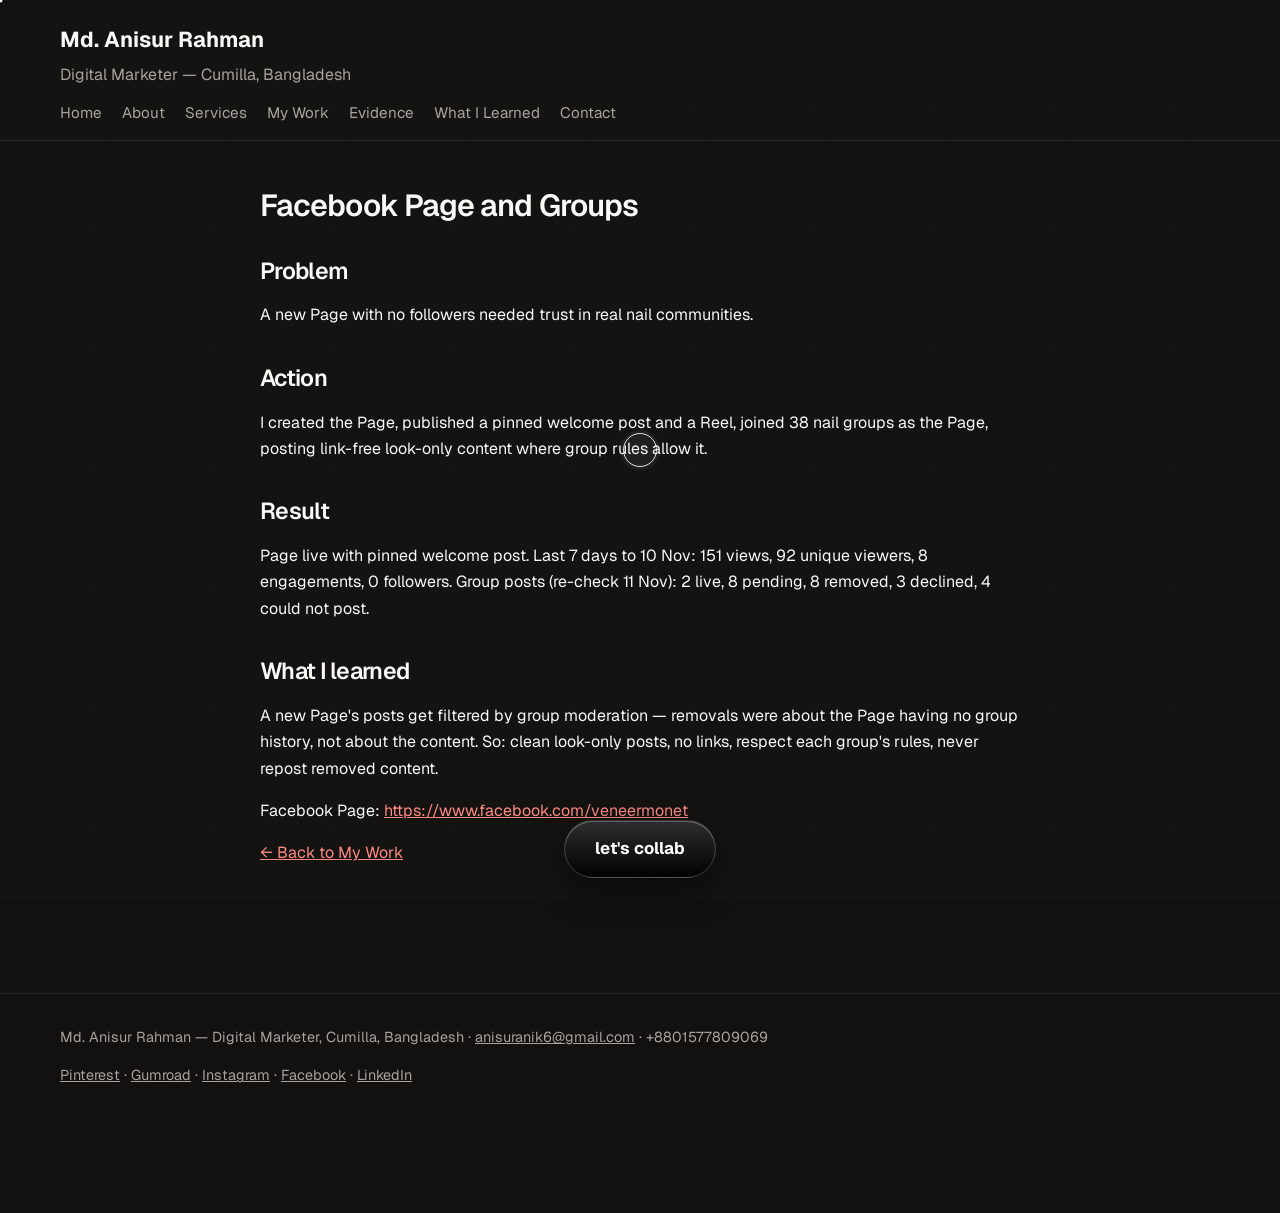
<file: my-work/facebook-page-and-groups.html>
<!DOCTYPE html>
<html lang="en">
<head>
<meta charset="utf-8">
<meta name="viewport" content="width=device-width, initial-scale=1">
<title>Facebook Page and Groups | Md. Anisur Rahman</title>
<meta name="description" content="Digital marketer from Bangladesh. Local SEO, Google Business Profile, email marketing, YouTube marketing and Google Ads — with real work on Pinterest, Gumroad, Instagram and Facebook.">
<link rel="canonical" href="https://anisurrahman-marketing.vercel.app/my-work/facebook-page-and-groups.html">
<link rel="preconnect" href="https://fonts.googleapis.com">
<link rel="preconnect" href="https://fonts.gstatic.com" crossorigin>
<link href="https://fonts.googleapis.com/css2?family=Geist:wght@400;500;600;700&family=Geist+Mono:wght@400;500;700&display=swap" rel="stylesheet">
<link rel="stylesheet" href="../styles.css">
<script async src="https://www.googletagmanager.com/gtag/js?id=G-6Z69CGL8GR"></script>
<script>window.dataLayer=window.dataLayer||[];function gtag(){dataLayer.push(arguments);}gtag('js',new Date());gtag('config','G-6Z69CGL8GR');</script>
</head>
<body class="std">
<header><div class="wrap"><a class="brand" href="/index.html">Md. Anisur Rahman</a><p class="tag">Digital Marketer — Cumilla, Bangladesh</p><nav><a href="/index.html">Home</a> <a href="/about.html">About</a> <a href="/services.html">Services</a> <a href="/my-work/index.html">My Work</a> <a href="/evidence.html">Evidence</a> <a href="/what-i-learned.html">What I Learned</a> <a href="/contact.html">Contact</a></nav></div></header>
<main class="wrap narrow">

<h1>Facebook Page and Groups</h1>
<h2>Problem</h2><p>A new Page with no followers needed trust in real nail communities.</p>
<h2>Action</h2><p>I created the Page, published a pinned welcome post and a Reel, joined 38 nail groups as the Page, posting link-free look-only content where group rules allow it.</p>
<h2>Result</h2><p>Page live with pinned welcome post. Last 7 days to 10 Nov: 151 views, 92 unique viewers, 8 engagements, 0 followers. Group posts (re-check 11 Nov): 2 live, 8 pending, 8 removed, 3 declined, 4 could not post.</p>
<h2>What I learned</h2><p>A new Page's posts get filtered by group moderation — removals were about the Page having no group history, not about the content. So: clean look-only posts, no links, respect each group's rules, never repost removed content.</p>
<p>Facebook Page: <a href="https://www.facebook.com/veneermonet">https://www.facebook.com/veneermonet</a></p>
<p><a href="/my-work/index.html">← Back to My Work</a></p>

</main>
<footer><div class="wrap"><p>Md. Anisur Rahman — Digital Marketer, Cumilla, Bangladesh · <a href="mailto:anisuranik6@gmail.com">anisuranik6@gmail.com</a> · +8801577809069</p><p><a href="https://www.pinterest.com/veneermonet/">Pinterest</a> · <a href="https://veneermonet.gumroad.com/">Gumroad</a> · <a href="https://www.instagram.com/veneermonet/">Instagram</a> · <a href="https://www.facebook.com/veneermonet/">Facebook</a> · <a href="https://www.linkedin.com/in/anisurmarketer">LinkedIn</a></p></div></footer>
<div class="cur-dot" aria-hidden="true"></div><div class="cur-ring" aria-hidden="true"></div><div class="cur-halo" aria-hidden="true"></div>
<a class="goo" href="/contact.html">let's collab</a>
<script src="../script.js" defer></script>
</body>
</html>
</file>
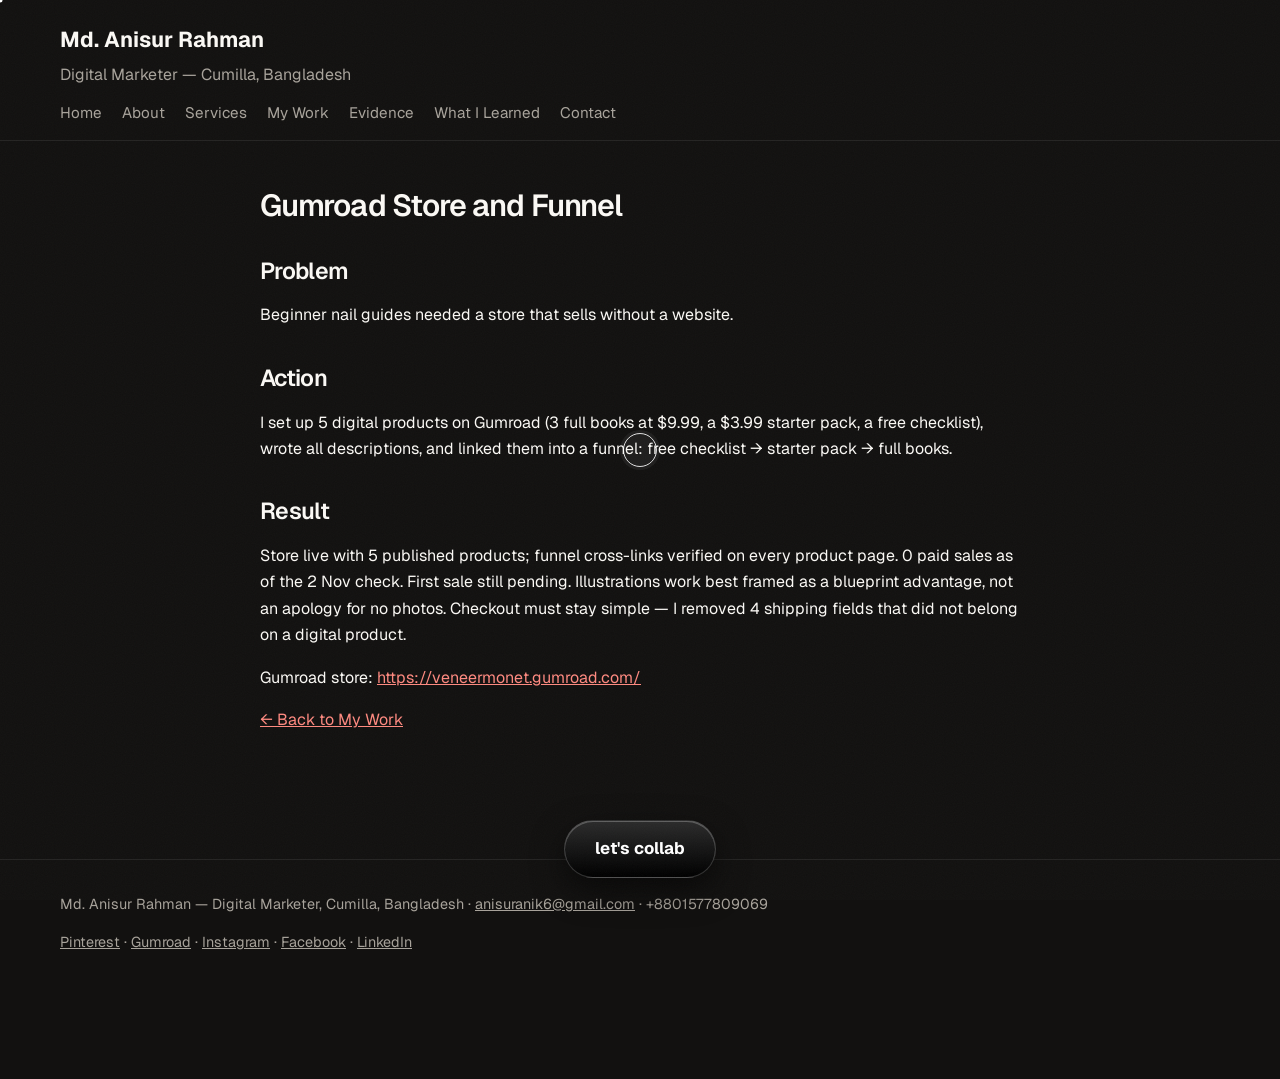
<file: my-work/gumroad-store-and-funnel.html>
<!DOCTYPE html>
<html lang="en">
<head>
<meta charset="utf-8">
<meta name="viewport" content="width=device-width, initial-scale=1">
<title>Gumroad Store and Funnel | Md. Anisur Rahman</title>
<meta name="description" content="Digital marketer from Bangladesh. Local SEO, Google Business Profile, email marketing, YouTube marketing and Google Ads — with real work on Pinterest, Gumroad, Instagram and Facebook.">
<link rel="canonical" href="https://anisurrahman-marketing.vercel.app/my-work/gumroad-store-and-funnel.html">
<link rel="preconnect" href="https://fonts.googleapis.com">
<link rel="preconnect" href="https://fonts.gstatic.com" crossorigin>
<link href="https://fonts.googleapis.com/css2?family=Geist:wght@400;500;600;700&family=Geist+Mono:wght@400;500;700&display=swap" rel="stylesheet">
<link rel="stylesheet" href="../styles.css">
<script async src="https://www.googletagmanager.com/gtag/js?id=G-6Z69CGL8GR"></script>
<script>window.dataLayer=window.dataLayer||[];function gtag(){dataLayer.push(arguments);}gtag('js',new Date());gtag('config','G-6Z69CGL8GR');</script>
</head>
<body class="std">
<header><div class="wrap"><a class="brand" href="/index.html">Md. Anisur Rahman</a><p class="tag">Digital Marketer — Cumilla, Bangladesh</p><nav><a href="/index.html">Home</a> <a href="/about.html">About</a> <a href="/services.html">Services</a> <a href="/my-work/index.html">My Work</a> <a href="/evidence.html">Evidence</a> <a href="/what-i-learned.html">What I Learned</a> <a href="/contact.html">Contact</a></nav></div></header>
<main class="wrap narrow">

<h1>Gumroad Store and Funnel</h1>
<h2>Problem</h2><p>Beginner nail guides needed a store that sells without a website.</p>
<h2>Action</h2><p>I set up 5 digital products on Gumroad (3 full books at $9.99, a $3.99 starter pack, a free checklist), wrote all descriptions, and linked them into a funnel: free checklist → starter pack → full books.</p>
<h2>Result</h2><p>Store live with 5 published products; funnel cross-links verified on every product page. 0 paid sales as of the 2 Nov check. First sale still pending. Illustrations work best framed as a blueprint advantage, not an apology for no photos. Checkout must stay simple — I removed 4 shipping fields that did not belong on a digital product.</p>

<p>Gumroad store: <a href="https://veneermonet.gumroad.com/">https://veneermonet.gumroad.com/</a></p>
<p><a href="/my-work/index.html">← Back to My Work</a></p>

</main>
<footer><div class="wrap"><p>Md. Anisur Rahman — Digital Marketer, Cumilla, Bangladesh · <a href="mailto:anisuranik6@gmail.com">anisuranik6@gmail.com</a> · +8801577809069</p><p><a href="https://www.pinterest.com/veneermonet/">Pinterest</a> · <a href="https://veneermonet.gumroad.com/">Gumroad</a> · <a href="https://www.instagram.com/veneermonet/">Instagram</a> · <a href="https://www.facebook.com/veneermonet/">Facebook</a> · <a href="https://www.linkedin.com/in/anisurmarketer">LinkedIn</a></p></div></footer>
<div class="cur-dot" aria-hidden="true"></div><div class="cur-ring" aria-hidden="true"></div><div class="cur-halo" aria-hidden="true"></div>
<a class="goo" href="/contact.html">let's collab</a>
<script src="../script.js" defer></script>
</body>
</html>
</file>
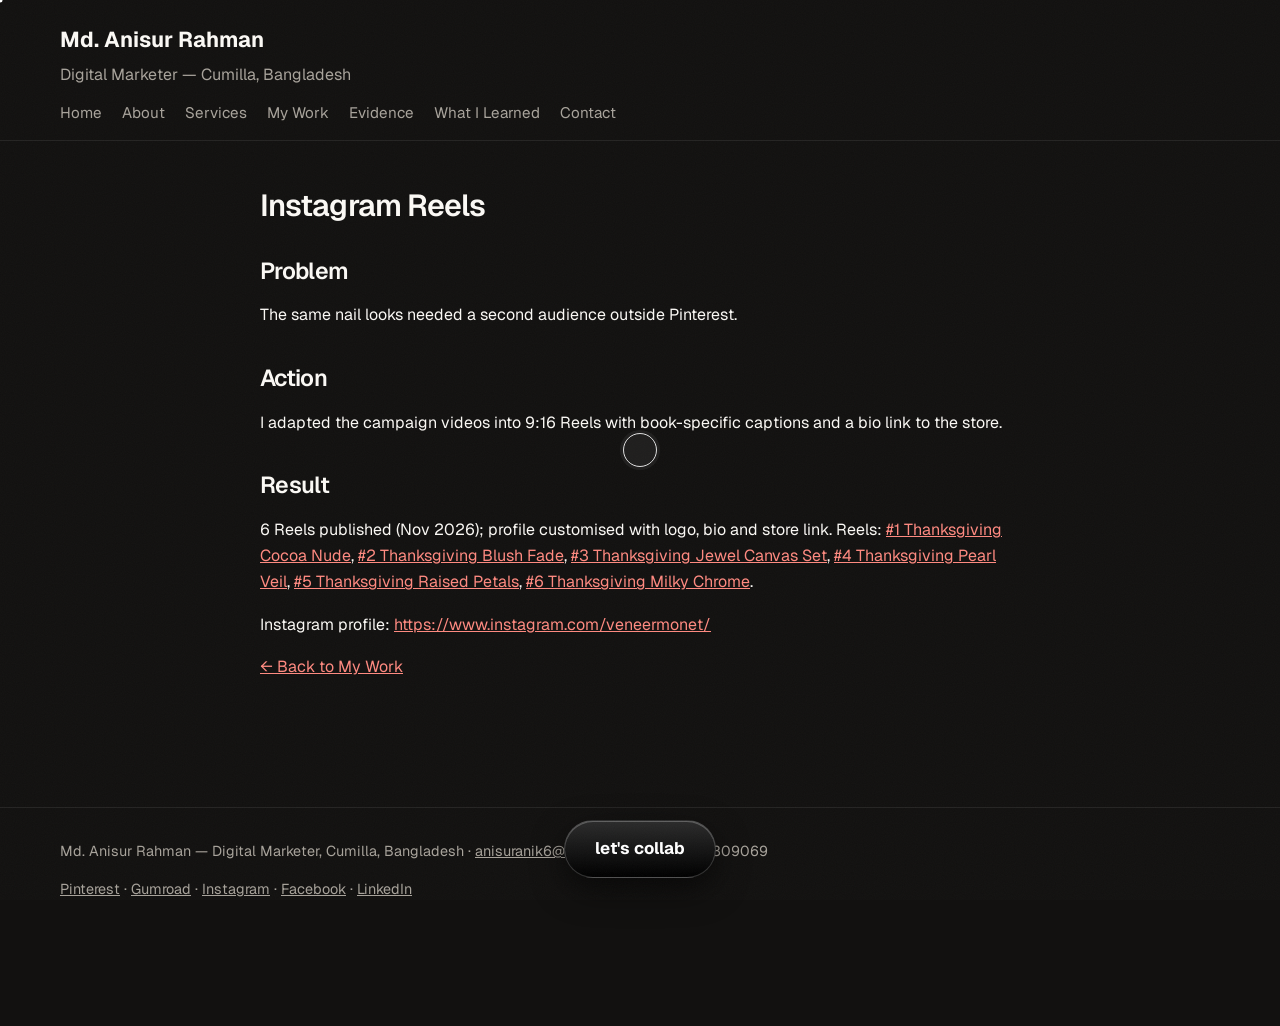
<file: my-work/instagram-reels.html>
<!DOCTYPE html>
<html lang="en">
<head>
<meta charset="utf-8">
<meta name="viewport" content="width=device-width, initial-scale=1">
<title>Instagram Reels | Md. Anisur Rahman</title>
<meta name="description" content="Digital marketer from Bangladesh. Local SEO, Google Business Profile, email marketing, YouTube marketing and Google Ads — with real work on Pinterest, Gumroad, Instagram and Facebook.">
<link rel="canonical" href="https://anisurrahman-marketing.vercel.app/my-work/instagram-reels.html">
<link rel="preconnect" href="https://fonts.googleapis.com">
<link rel="preconnect" href="https://fonts.gstatic.com" crossorigin>
<link href="https://fonts.googleapis.com/css2?family=Geist:wght@400;500;600;700&family=Geist+Mono:wght@400;500;700&display=swap" rel="stylesheet">
<link rel="stylesheet" href="../styles.css">
<script async src="https://www.googletagmanager.com/gtag/js?id=G-6Z69CGL8GR"></script>
<script>window.dataLayer=window.dataLayer||[];function gtag(){dataLayer.push(arguments);}gtag('js',new Date());gtag('config','G-6Z69CGL8GR');</script>
</head>
<body class="std">
<header><div class="wrap"><a class="brand" href="/index.html">Md. Anisur Rahman</a><p class="tag">Digital Marketer — Cumilla, Bangladesh</p><nav><a href="/index.html">Home</a> <a href="/about.html">About</a> <a href="/services.html">Services</a> <a href="/my-work/index.html">My Work</a> <a href="/evidence.html">Evidence</a> <a href="/what-i-learned.html">What I Learned</a> <a href="/contact.html">Contact</a></nav></div></header>
<main class="wrap narrow">

<h1>Instagram Reels</h1>
<h2>Problem</h2><p>The same nail looks needed a second audience outside Pinterest.</p>
<h2>Action</h2><p>I adapted the campaign videos into 9:16 Reels with book-specific captions and a bio link to the store.</p>
<h2>Result</h2><p>6 Reels published (Nov 2026); profile customised with logo, bio and store link. Reels: <a href="https://www.instagram.com/reel/DfhDF0Uj5rx/">#1 Thanksgiving Cocoa Nude</a>, <a href="https://www.instagram.com/reel/Dfhzxq1j6xm/">#2 Thanksgiving Blush Fade</a>, <a href="https://www.instagram.com/reel/DfjSy4AjwJF/">#3 Thanksgiving Jewel Canvas Set</a>, <a href="https://www.instagram.com/reel/DfmsLL-j6eC/">#4 Thanksgiving Pearl Veil</a>, <a href="https://www.instagram.com/reel/Dfy-abSj-wz/">#5 Thanksgiving Raised Petals</a>, <a href="https://www.instagram.com/reel/Dfy_GeIiYSU/">#6 Thanksgiving Milky Chrome</a>.</p>

<p>Instagram profile: <a href="https://www.instagram.com/veneermonet/">https://www.instagram.com/veneermonet/</a></p>
<p><a href="/my-work/index.html">← Back to My Work</a></p>

</main>
<footer><div class="wrap"><p>Md. Anisur Rahman — Digital Marketer, Cumilla, Bangladesh · <a href="mailto:anisuranik6@gmail.com">anisuranik6@gmail.com</a> · +8801577809069</p><p><a href="https://www.pinterest.com/veneermonet/">Pinterest</a> · <a href="https://veneermonet.gumroad.com/">Gumroad</a> · <a href="https://www.instagram.com/veneermonet/">Instagram</a> · <a href="https://www.facebook.com/veneermonet/">Facebook</a> · <a href="https://www.linkedin.com/in/anisurmarketer">LinkedIn</a></p></div></footer>
<div class="cur-dot" aria-hidden="true"></div><div class="cur-ring" aria-hidden="true"></div><div class="cur-halo" aria-hidden="true"></div>
<a class="goo" href="/contact.html">let's collab</a>
<script src="../script.js" defer></script>
</body>
</html>
</file>
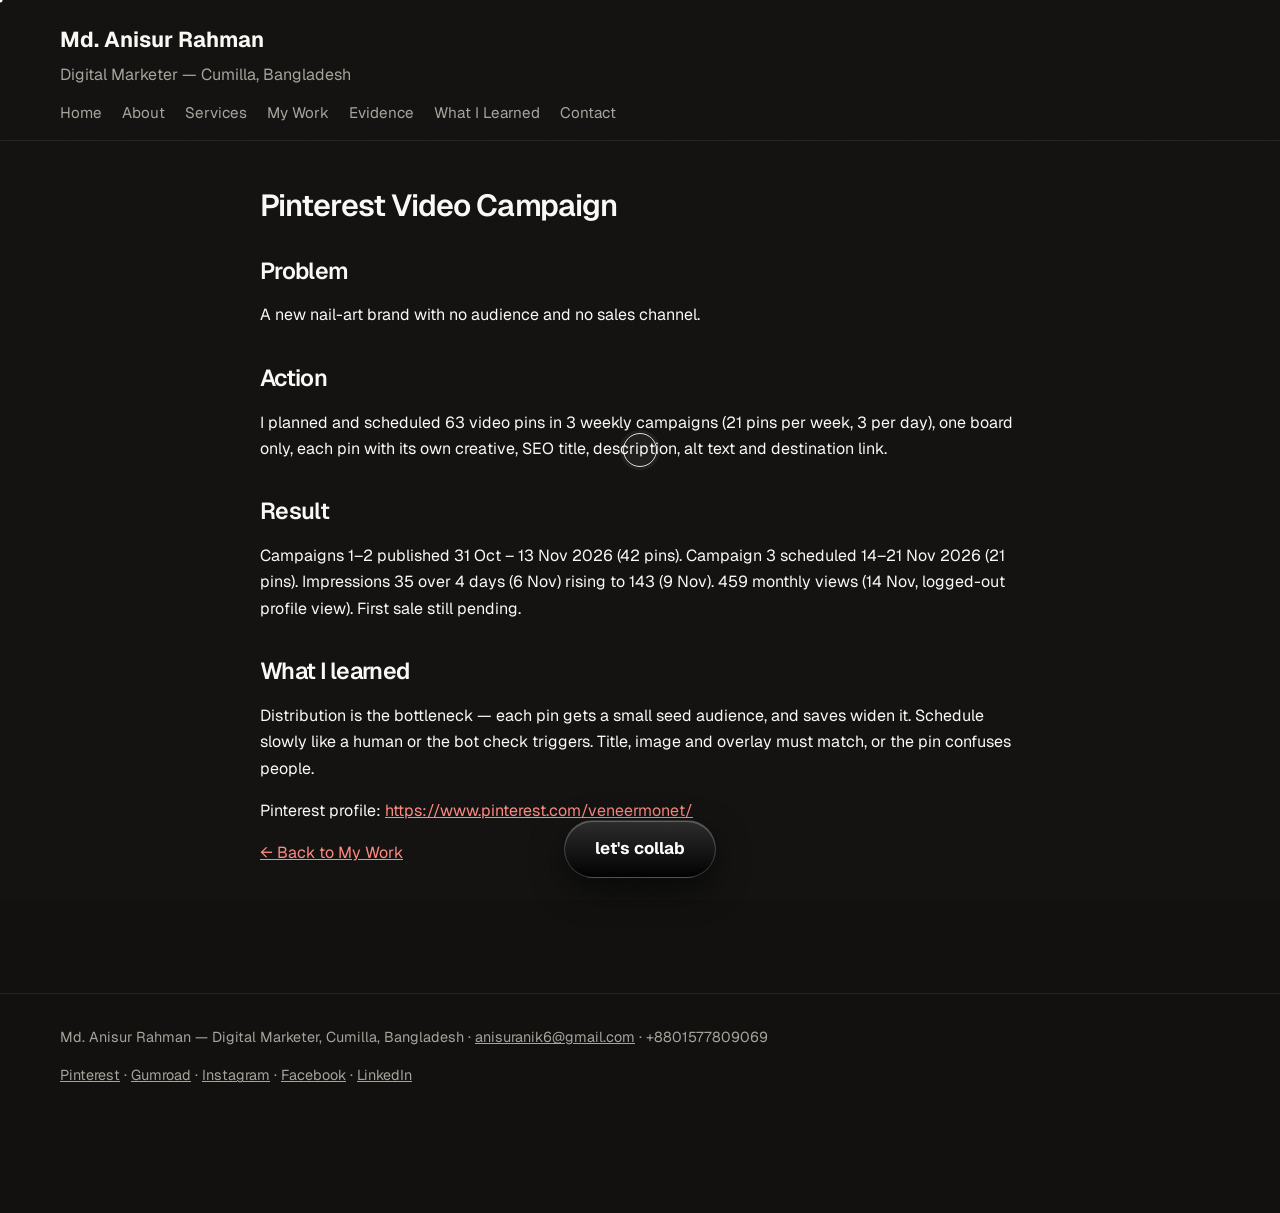
<file: my-work/pinterest-video-campaign.html>
<!DOCTYPE html>
<html lang="en">
<head>
<meta charset="utf-8">
<meta name="viewport" content="width=device-width, initial-scale=1">
<title>Pinterest Video Campaign | Md. Anisur Rahman</title>
<meta name="description" content="Digital marketer from Bangladesh. Local SEO, Google Business Profile, email marketing, YouTube marketing and Google Ads — with real work on Pinterest, Gumroad, Instagram and Facebook.">
<link rel="canonical" href="https://anisurrahman-marketing.vercel.app/my-work/pinterest-video-campaign.html">
<link rel="preconnect" href="https://fonts.googleapis.com">
<link rel="preconnect" href="https://fonts.gstatic.com" crossorigin>
<link href="https://fonts.googleapis.com/css2?family=Geist:wght@400;500;600;700&family=Geist+Mono:wght@400;500;700&display=swap" rel="stylesheet">
<link rel="stylesheet" href="../styles.css">
<script async src="https://www.googletagmanager.com/gtag/js?id=G-6Z69CGL8GR"></script>
<script>window.dataLayer=window.dataLayer||[];function gtag(){dataLayer.push(arguments);}gtag('js',new Date());gtag('config','G-6Z69CGL8GR');</script>
</head>
<body class="std">
<header><div class="wrap"><a class="brand" href="/index.html">Md. Anisur Rahman</a><p class="tag">Digital Marketer — Cumilla, Bangladesh</p><nav><a href="/index.html">Home</a> <a href="/about.html">About</a> <a href="/services.html">Services</a> <a href="/my-work/index.html">My Work</a> <a href="/evidence.html">Evidence</a> <a href="/what-i-learned.html">What I Learned</a> <a href="/contact.html">Contact</a></nav></div></header>
<main class="wrap narrow">

<h1>Pinterest Video Campaign</h1>
<h2>Problem</h2><p>A new nail-art brand with no audience and no sales channel.</p>
<h2>Action</h2><p>I planned and scheduled 63 video pins in 3 weekly campaigns (21 pins per week, 3 per day), one board only, each pin with its own creative, SEO title, description, alt text and destination link.</p>
<h2>Result</h2><p>Campaigns 1–2 published 31 Oct – 13 Nov 2026 (42 pins). Campaign 3 scheduled 14–21 Nov 2026 (21 pins). Impressions 35 over 4 days (6 Nov) rising to 143 (9 Nov). 459 monthly views (14 Nov, logged-out profile view). First sale still pending.</p>
<h2>What I learned</h2><p>Distribution is the bottleneck — each pin gets a small seed audience, and saves widen it. Schedule slowly like a human or the bot check triggers. Title, image and overlay must match, or the pin confuses people.</p>
<p>Pinterest profile: <a href="https://www.pinterest.com/veneermonet/">https://www.pinterest.com/veneermonet/</a></p>
<p><a href="/my-work/index.html">← Back to My Work</a></p>

</main>
<footer><div class="wrap"><p>Md. Anisur Rahman — Digital Marketer, Cumilla, Bangladesh · <a href="mailto:anisuranik6@gmail.com">anisuranik6@gmail.com</a> · +8801577809069</p><p><a href="https://www.pinterest.com/veneermonet/">Pinterest</a> · <a href="https://veneermonet.gumroad.com/">Gumroad</a> · <a href="https://www.instagram.com/veneermonet/">Instagram</a> · <a href="https://www.facebook.com/veneermonet/">Facebook</a> · <a href="https://www.linkedin.com/in/anisurmarketer">LinkedIn</a></p></div></footer>
<div class="cur-dot" aria-hidden="true"></div><div class="cur-ring" aria-hidden="true"></div><div class="cur-halo" aria-hidden="true"></div>
<a class="goo" href="/contact.html">let's collab</a>
<script src="../script.js" defer></script>
</body>
</html>
</file>
<file: styles.css>
*{box-sizing:border-box}
:root{--bg:#121110;--panel:#1a1917;--text:#fbf9f5;--body:#a8a39b;--accent:#ff3b2f;--accent-soft:#ff8a80;--cream:#f7f5f1;--border:rgba(255,255,255,.08);--mono:"Geist Mono",ui-monospace,SFMono-Regular,Menlo,monospace}
html{scroll-behavior:smooth}
body{margin:0;background:var(--bg);color:var(--text);font-family:"Geist",system-ui,-apple-system,"Segoe UI",Roboto,sans-serif;line-height:1.65}
body::after{content:"";position:fixed;inset:0;pointer-events:none;z-index:2000;opacity:.05;background-image:url("data:image/svg+xml,%3Csvg xmlns='http://www.w3.org/2000/svg' width='120' height='120'%3E%3Cfilter id='n'%3E%3CfeTurbulence type='fractalNoise' baseFrequency='0.9' numOctaves='2'/%3E%3C/filter%3E%3Crect width='120' height='120' filter='url(%23n)' opacity='0.6'/%3E%3C/svg%3E")}
.wrap{max-width:1200px;margin:0 auto;padding:0 20px}
.wrap.narrow{max-width:760px}
h1,h2,h3{font-weight:600;letter-spacing:-.03em;line-height:1.05}
h1{font-size:1.9rem}
h2{margin-top:1.6em;font-size:1.45rem}
a{color:var(--accent-soft)}
img{max-width:100%}
.label{font-family:var(--mono);text-transform:uppercase;letter-spacing:.1em;font-size:.8rem;color:var(--body)}
/* ---- standard pages ---- */
body.std header{border-bottom:1px solid var(--border);padding:22px 0 14px}
body.std header .brand{color:var(--text);font-size:1.35rem;font-weight:700;text-decoration:none}
body.std header .tag{color:var(--body);margin:4px 0 12px}
body.std nav a{color:var(--body);text-decoration:none;margin-right:16px;font-size:.95rem}
body.std nav a.active,body.std nav a:hover{color:var(--text);text-decoration:underline}
body.std main{padding:28px 0 110px}
body.std footer{border-top:1px solid var(--border);padding:18px 0 110px;color:var(--body);font-size:.9rem}
body.std footer a{color:var(--body)}
footer{border-top:1px solid var(--border);padding:18px 0 110px;color:var(--body);font-size:.9rem}
footer a{color:var(--body)}
.button{display:inline-block;background:var(--cream);color:#121110;padding:10px 18px;border-radius:999px;text-decoration:none;margin-top:8px;font-weight:600}
.about-photo{max-width:280px;border-radius:12px;display:block;margin:6px 0 4px}
.about-photo-cap{color:var(--body);font-size:.9rem;margin:0 0 18px}
/* ---- loader / progress / nav pill ---- */
.loader{position:fixed;inset:0;background:var(--bg);z-index:5000;display:flex;align-items:center;justify-content:center;transition:opacity .4s}
.loader.done{opacity:0;pointer-events:none}
.loader .tc{font-family:var(--mono);font-size:1rem;letter-spacing:.2em}
.loader .tc b{color:var(--accent)}
.progress{position:fixed;top:0;left:0;height:2px;background:var(--accent);z-index:101;width:0}
.navpill{position:fixed;top:14px;left:50%;transform:translateX(-50%);z-index:100;display:flex;gap:2px;align-items:center;padding:7px 9px;border-radius:999px;background:rgba(26,25,23,.72);backdrop-filter:blur(14px);-webkit-backdrop-filter:blur(14px);border:1px solid var(--border);transition:transform .35s;max-width:calc(100vw - 24px)}
.navpill.hidden{transform:translate(-50%,-140%)}
.navpill a{color:var(--text);text-decoration:none;padding:6px 12px;border-radius:999px;font-size:.92rem;white-space:nowrap}
.navpill a:hover{background:rgba(255,255,255,.08)}
.navpill .brand-link{font-weight:700}
.navpill .cta{background:var(--cream);color:#121110;font-weight:600}
/* ---- hero ---- */
.hero{display:grid;grid-template-columns:1.15fr .85fr;gap:48px;align-items:start;padding:clamp(118px,16vw,168px) 0 clamp(56px,7vw,104px)}
.badge{display:inline-flex;gap:8px;align-items:center;border:1px solid var(--border);border-radius:999px;padding:6px 14px;font-size:.85rem;color:var(--body)}
.badge .dot{width:8px;height:8px;border-radius:50%;background:#22c55e}
.hero h1{font-size:clamp(3rem,7.5vw,5.4rem);line-height:.95;letter-spacing:-.055em;margin:22px 0 6px}
.hero .role{font-family:var(--mono);color:var(--accent);font-size:.95rem;letter-spacing:.08em;text-transform:uppercase;margin:0 0 18px}
.hero .tagline{font-size:1.25rem;color:var(--body);max-width:34rem;margin:0}
.hero .actions{display:flex;gap:12px;margin:28px 0 22px;flex-wrap:wrap}
.btn{display:inline-block;padding:12px 22px;border-radius:999px;text-decoration:none;font-weight:600}
.btn-cream{background:var(--cream);color:#121110}
.btn-ghost{border:1px solid var(--border);color:var(--text)}
.tools{display:flex;gap:8px;flex-wrap:wrap}
.tools span{border:1px solid var(--border);border-radius:999px;padding:5px 12px;font-size:.85rem;color:var(--body)}
/* ---- ID card ---- */
.idwrap{position:relative;height:600px}
.idstrap{position:absolute;inset:0;width:100%;height:100%;overflow:visible;pointer-events:none}
.idcard{position:absolute;left:0;top:0;width:250px;background:var(--cream);color:#1c1a17;border-radius:18px;box-shadow:0 30px 60px rgba(0,0,0,.5);padding:16px 16px 16px;cursor:grab;will-change:transform;touch-action:none;transform-origin:50% 0}
.idcard:active{cursor:grabbing}
.idcard .clip{position:absolute;top:-13px;left:50%;transform:translateX(-50%);width:54px;height:20px;background:linear-gradient(#dcdcdc,#9a9a9a);border-radius:6px;box-shadow:0 2px 6px rgba(0,0,0,.4)}
.idcard .slot{position:absolute;top:7px;left:50%;transform:translateX(-50%);width:70px;height:8px;border-radius:4px;background:#e7e4df;box-shadow:inset 0 1px 3px rgba(0,0,0,.25)}
.idcard .top{display:flex;justify-content:space-between;font-family:var(--mono);font-size:.72rem;letter-spacing:.12em}
.idcard .rec{color:var(--accent);font-weight:700}
.idcard .photo{position:relative;margin:12px 0 10px;border-radius:10px;overflow:hidden}
.idcard .photo img{display:block;width:100%;aspect-ratio:1/1;height:auto;object-fit:cover}
.idcard .photo .c{position:absolute;width:18px;height:18px;border:2px solid #fff}
.idcard .photo .tl{top:8px;left:8px;border-right:0;border-bottom:0}
.idcard .photo .tr{top:8px;right:8px;border-left:0;border-bottom:0}
.idcard .photo .bl{bottom:8px;left:8px;border-right:0;border-top:0}
.idcard .photo .br{bottom:8px;right:8px;border-left:0;border-top:0}
.idcard .job{font-family:var(--mono);color:var(--accent);font-size:.75rem;letter-spacing:.14em;text-transform:uppercase}
.idcard .job2{font-size:.85rem;color:#6b6560;margin-top:2px}
.idcard .name{font-size:1.45rem;font-weight:700;letter-spacing:-.02em;line-height:1.05;margin:6px 0 8px}
.idcard .meta{font-family:var(--mono);font-size:.72rem;letter-spacing:.1em;color:#6b6560;display:flex;justify-content:space-between}
.barcode{height:34px;margin-top:10px;background:repeating-linear-gradient(90deg,#1c1a17 0 2px,transparent 2px 5px,#1c1a17 5px 6px,transparent 6px 10px,#1c1a17 10px 13px,transparent 13px 15px)}
.idcap{position:absolute;bottom:0;left:0;right:0;text-align:center;color:var(--body);font-family:var(--mono);font-size:.75rem;letter-spacing:.14em;margin:0}
/* ---- skills strip ---- */
.strip{border-top:1px solid var(--border);border-bottom:1px solid var(--border);overflow:hidden;padding:18px 0}
.strip-track{display:flex;width:max-content;animation:scrollx 22s linear infinite}
.strip-track span{font-size:1.15rem;font-weight:600;letter-spacing:-.02em;padding:0 18px;white-space:nowrap}
.strip-track i{color:var(--accent);font-style:normal;align-self:center}
@keyframes scrollx{to{transform:translateX(-50%)}}
/* ---- sections ---- */
section{padding:clamp(56px,7vw,104px) 0}
.sec-head{display:flex;justify-content:space-between;align-items:flex-end;gap:20px;margin-bottom:28px;flex-wrap:wrap}
.sec-head h2{margin:8px 0 0;font-size:clamp(1.7rem,3.5vw,2.4rem)}
.work-grid{display:grid;grid-template-columns:repeat(2,1fr);gap:20px}
.work-card{background:var(--panel);border:1px solid var(--border);border-radius:16px;padding:26px}
.work-card:hover{border-color:rgba(255,59,47,.5)}
.work-card .num{font-size:2.6rem;font-weight:700;letter-spacing:-.04em;color:var(--accent);line-height:1}
.work-card h3{margin:14px 0 6px;font-size:1.35rem}
.work-card p{color:var(--body);margin:0 0 14px}
.work-card a{color:var(--text);font-weight:600;text-decoration:none;border-bottom:1px solid var(--accent)}
.steps{display:grid;grid-template-columns:repeat(4,1fr);gap:20px}
.step{border-top:2px solid var(--accent);padding-top:16px}
.step .n{font-family:var(--mono);color:var(--accent);font-size:.8rem;letter-spacing:.1em}
.step h3{margin:10px 0 6px;font-size:1.15rem}
.step p{color:var(--body);font-size:.95rem;margin:0}
.about-grid{display:grid;grid-template-columns:.9fr 1.1fr;gap:48px;align-items:center}
.about-grid h2{margin:8px 0 14px;font-size:clamp(1.7rem,3.5vw,2.4rem)}
.about-grid p{color:var(--body)}
.about-grid p strong{color:var(--text)}
.reveal{position:relative;border-radius:20px;overflow:hidden;aspect-ratio:3/4;max-width:420px;cursor:crosshair;touch-action:none;background:#2a2724}
.reveal img{position:absolute;inset:0;width:100%;height:100%;object-fit:cover}
.reveal .top{--mx:50%;--my:40%;--r:0px;-webkit-mask-image:radial-gradient(circle var(--r) at var(--mx) var(--my),#000 98%,transparent 100%);mask-image:radial-gradient(circle var(--r) at var(--mx) var(--my),#000 98%,transparent 100%)}
.lens-ring{position:absolute;border:2px solid rgba(255,255,255,.9);border-radius:50%;pointer-events:none;transform:translate(-50%,-50%);opacity:0;box-shadow:0 0 0 4px rgba(0,0,0,.15);z-index:2}
.reveal-cap{text-align:center;color:var(--body);font-family:var(--mono);font-size:.75rem;letter-spacing:.14em;margin:14px 0 0;max-width:420px}
.pills{display:flex;gap:8px;flex-wrap:wrap;margin-top:18px}
.pills span{border:1px solid var(--border);border-radius:999px;padding:6px 14px;font-size:.9rem}
.contact-card{background:var(--cream);color:#1c1a17;border-radius:20px;padding:clamp(28px,5vw,56px)}
.contact-card .label{color:#8a7f78}
.contact-card h2{color:#1c1a17;margin:8px 0 10px;font-size:clamp(1.8rem,4vw,2.6rem)}
.contact-card p.lede{color:#4a443f;margin:0 0 10px}
.contact-row{display:flex;justify-content:space-between;align-items:center;gap:16px;border-top:1px solid rgba(0,0,0,.12);padding:16px 0;flex-wrap:wrap}
.contact-row a{color:#1c1a17;font-weight:600;text-decoration:none}
.contact-row .muted{color:#6b6560}
.copybtn{border:1px solid rgba(0,0,0,.25);background:transparent;border-radius:999px;padding:8px 16px;cursor:pointer;font-weight:600;color:#1c1a17}
.socials{display:flex;gap:8px;flex-wrap:wrap;padding-top:16px}
.socials a{border:1px solid rgba(0,0,0,.25);border-radius:999px;padding:8px 16px;color:#1c1a17;text-decoration:none;font-weight:600}
/* ---- goo pill + cursor ---- */
.goo{position:fixed;left:50%;bottom:22px;transform:translateX(-50%);z-index:90;background:linear-gradient(180deg,#2b2b2b,#000);color:#fff;border:1px solid rgba(255,255,255,.18);border-radius:999px;padding:14px 30px;font-weight:700;font-size:1.05rem;text-decoration:none;box-shadow:0 12px 32px rgba(0,0,0,.55),inset 0 1px 0 rgba(255,255,255,.25)}
.goo:hover{animation:wobble .6s ease}
@keyframes wobble{0%{transform:translateX(-50%) scale(1)}30%{transform:translateX(-50%) scale(1.12,.88)}60%{transform:translateX(-50%) scale(.94,1.08)}100%{transform:translateX(-50%) scale(1)}}
.cur-dot,.cur-ring,.cur-halo{position:fixed;top:0;left:0;pointer-events:none;z-index:3000;border-radius:50%;transform:translate(-50%,-50%)}
.cur-dot{width:5px;height:5px;background:#fff}
.cur-ring{width:34px;height:34px;border:1.5px solid rgba(255,255,255,.85);transition:width .2s,height .2s,border-color .2s,box-shadow .2s,opacity .2s}
.cur-ring.big{width:56px;height:56px;border-color:var(--accent);box-shadow:0 0 18px rgba(255,59,47,.45)}
.cur-halo{width:40px;height:40px;background:rgba(255,255,255,.06)}
body.no-cur .cur-dot,body.no-cur .cur-ring,body.no-cur .cur-halo{opacity:0}
@media (hover:none),(prefers-reduced-motion:reduce){.cur-dot,.cur-ring,.cur-halo{display:none}}
@media (prefers-reduced-motion:reduce){.strip-track{animation:none}.goo:hover{animation:none}html{scroll-behavior:auto}}
/* ---- responsive ---- */
@media (max-width:900px){
.hero{grid-template-columns:1fr;padding-top:110px}
.idwrap{height:580px;max-width:420px;margin:0 auto;width:100%}
.work-grid{grid-template-columns:1fr}
.steps{grid-template-columns:repeat(2,1fr)}
.about-grid{grid-template-columns:1fr}
}
@media (max-width:700px){
.navpill a:not(.brand-link):not(.cta){display:none}
.steps{grid-template-columns:1fr}
.hero h1{font-size:2.7rem}
.idcard{width:220px}
}
</file>
